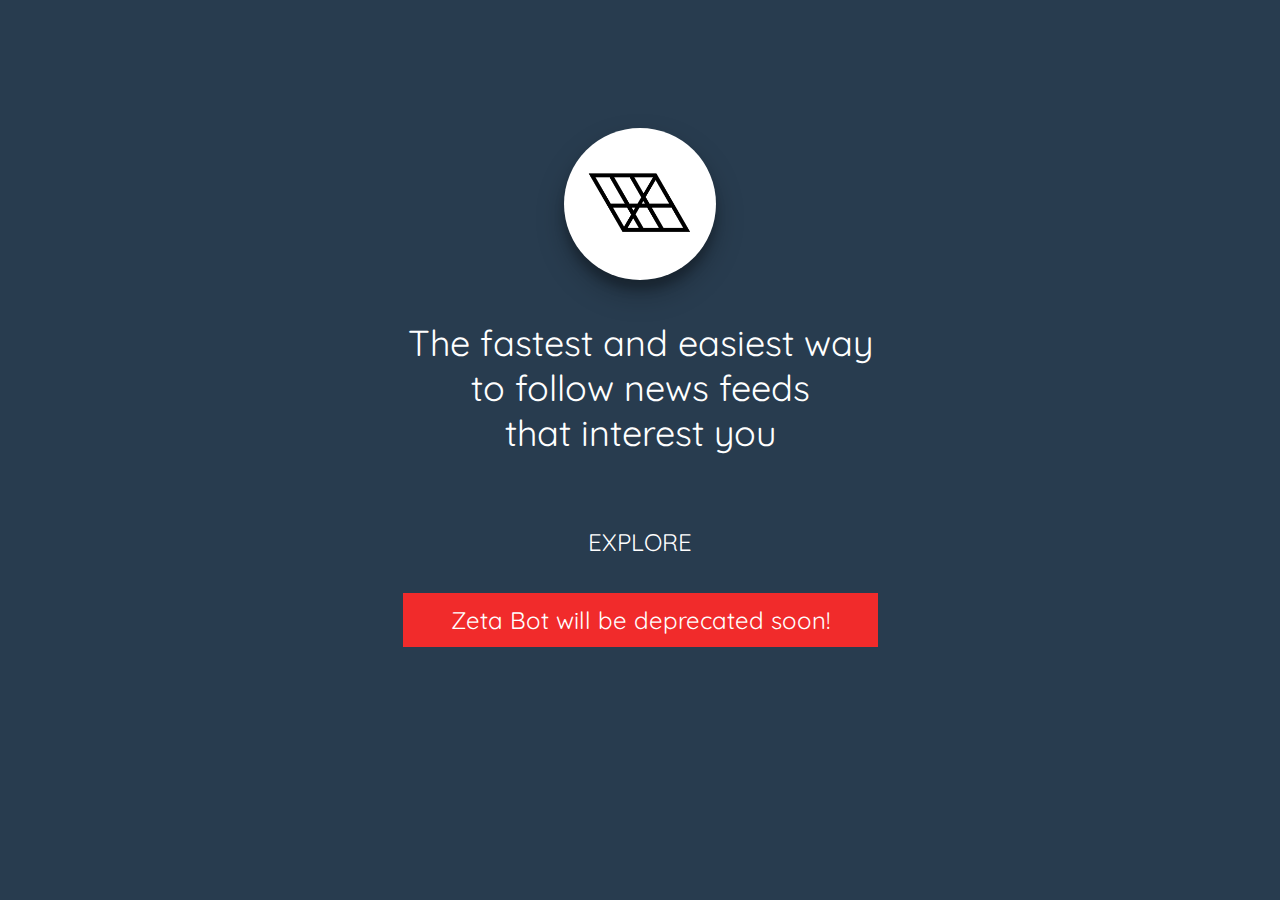
<file: index.html>
<!DOCTYPE html>
<html>
    <head>
        <meta charset="utf-8">
        <title>Zeta</title>
        <link rel="icon" href="./logos/ZETA-FULL-TRANSPARENT.png"/>
        <meta name="viewport" content="width=device-width" initial-scale="1"/>
        <script src="https://ajax.googleapis.com/ajax/libs/jquery/3.3.1/jquery.min.js"></script>
        <script src="./index.js"></script>
        <link href="https://fonts.googleapis.com/css?family=Quicksand" rel="stylesheet"/>
        <link rel="stylesheet" href="index.css">
    </head>
    <body>
        <div class="home">
            <div class="logo">
                <div class="intro-img"><img src="logos/ZETA-FULL-TRANSPARENT.png" draggable="false"></div>
            </div>
            <div class="intro-slogan">The fastest and easiest way<br/> to follow news feeds<br/> that interest you</div>
            <div class="button">
                <div class="explore-button">EXPLORE</div>
            </div>
            <div class="deprecate">
                <div class="deprecate-content">Zeta Bot will be deprecated soon!</div>
            </div>
        </div>
        <div class="pages">
            <div class="menu">
                <div class="about">About Zeta</div>
                <div class="changelog">
                    <div class="menu-title"></div>
                    <div class="menu-content"></div>
                </div>
                <div class="commands">Commands</div>
                <div class="news">News Source</div>
                <div class="contribute">Contribute</div>
                <div class="contact">Contact</div>
                <div class="features">Features</div>
                <div class="prerequisites">Prerequisites</div>
                <div class="link">
                    <a href="https://discordapp.com/api/oauth2/authorize?client_id=414604992163610646&permissions=2048&scope=bot" target="_blank"><img src="img/AuthButton.png" draggable="false"></a>
                </div>
            </div>
        </div>
    </body>
</html>
</file>
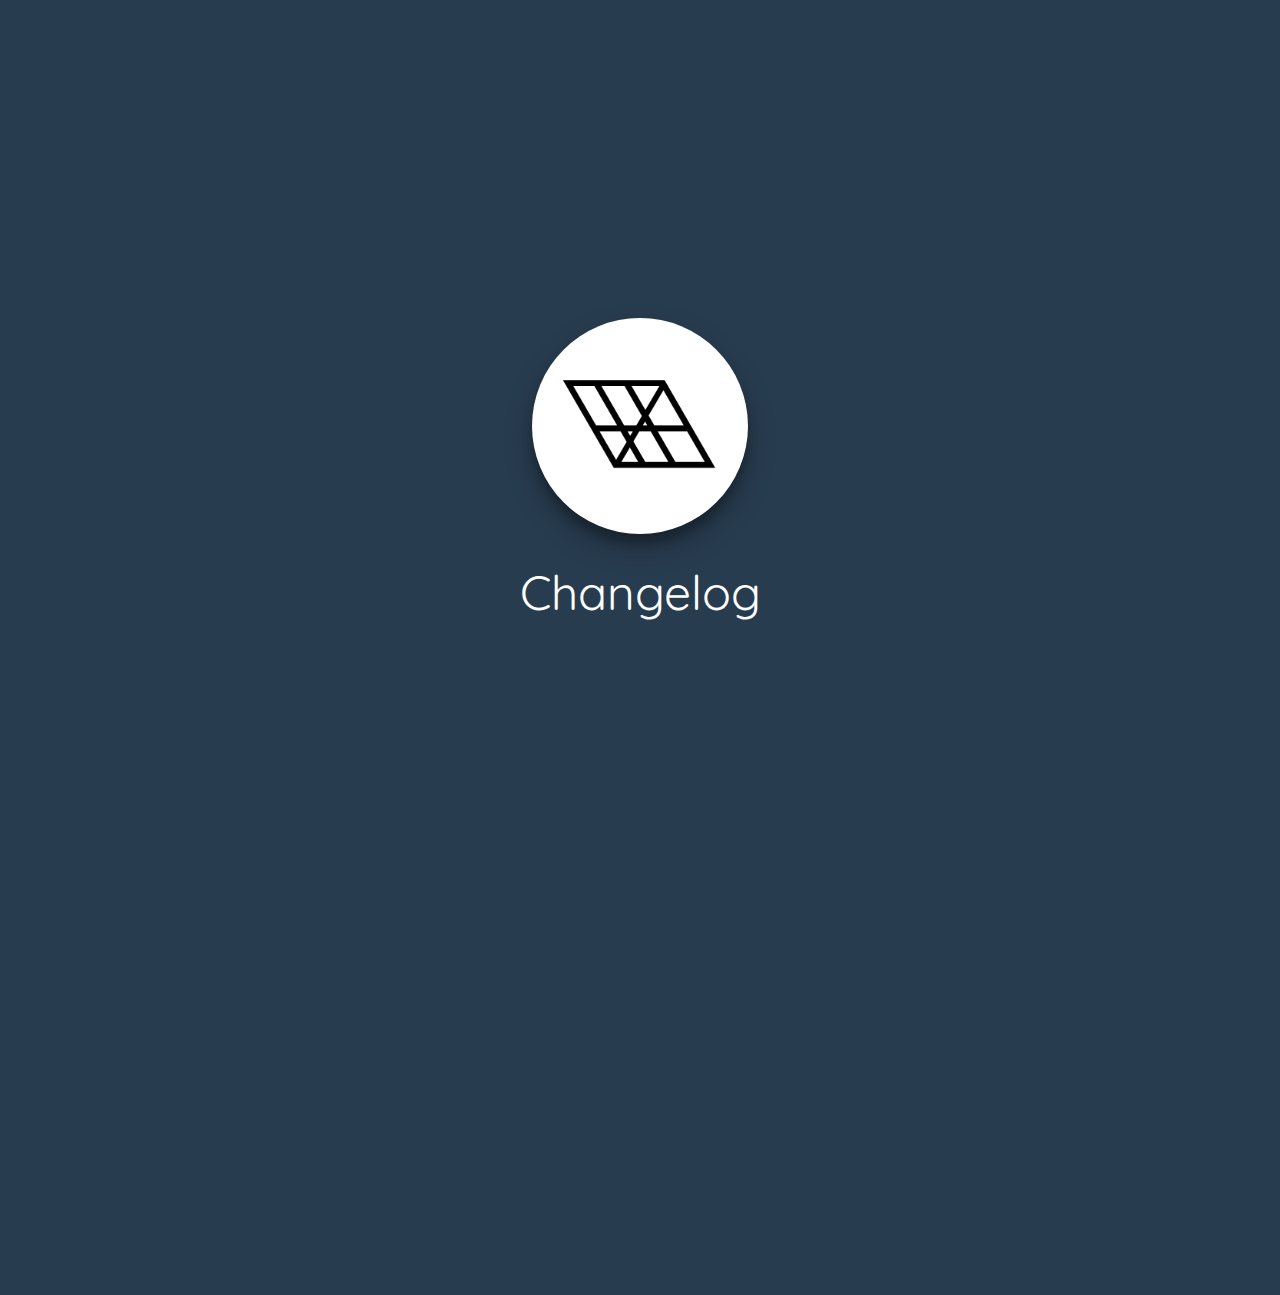
<file: changelog/index.html>
<!DOCTYPE html>
<html>
    <head>
        <meta charset="utf-8">
        <title>Changelog</title>
        <link rel="icon" href="../logos/ZETA-FULL-TRANSPARENT.png"/>
        <link rel="stylesheet" href="../css/global.css"/>
        <meta name="viewport" content="width=device-width" initial-scale="1"/>
        <script src="https://ajax.googleapis.com/ajax/libs/jquery/3.3.1/jquery.min.js"></script>
        <script src="../script/global.js"></script>
        <link href="https://fonts.googleapis.com/css?family=Quicksand" rel="stylesheet"/>
        <script src="changelog.js"></script>
        <link rel="stylesheet" href="./changelog.css"/>
    </head>
    <body>
        <div class="navigation-bar">
            <div class="desktop">
                <a href="../about/"><span class="n1">About</span></a>
                <span class="dot1">|</span>
                <a href="../changelog/"><span class="n2">Changelog</span></a>
                <span class="dot2">|</span>
                <a href="../commands/"><span class="n3">Commands</span></a>
                <span class="dot3">|</span>
                <a href="../newssource/"><span class="n4">News Source</span></a>
                <span class="dot4">|</span>
                <div class="br"><br/></div>
                <a href="../contribute/"><span class="n5">Contribute</span></a>
                <span class="dot5">|</span>
                <a href="../contact"><span class="n6">Contact</span></a>
                <span class="dot6">|</span>
                <a href="../features/"><span class="n7">Features</span></a>
                <span class="dot7">|</span>
                <a href="../prerequisites/"><span class="n8">Prerequisites</span></a>
            </div>
            <div class="mobile">
                <a href="../?explore=true"><div class="explore">EXPLORE</div></a>
            </div>
        </div>
        <div class="header">
            <div class="h1"><img src="../logos/ZETA-FULL-TRANSPARENT.png" draggable="false"></div>
            <div class="h2">Changelog</div>
        </div>
        <div class="content">
            <div class="c1"></div>
            <div class="c">Changelog: </div>
            <div class="c2"></div>
        </div>
        <div class="footer">
            <div class="fl">
                <img src="../logos/ZETA-COVER-TRANSPARENT.png">
            </div>
            <span class="f1">
                Bot Repo:
                <a href="https://github.com/genesis331/zeta-bot" target="_blank"><img src="../img/mark-github.svg"/></a>
            </span>
            <span class="f1">
                Web Repo:
                <a href="https://github.com/genesis331/zeta-web" target="_blank"><img src="../img/mark-github.svg"/></a>
            </span>
        </div>
    </body>
</html>
</file>
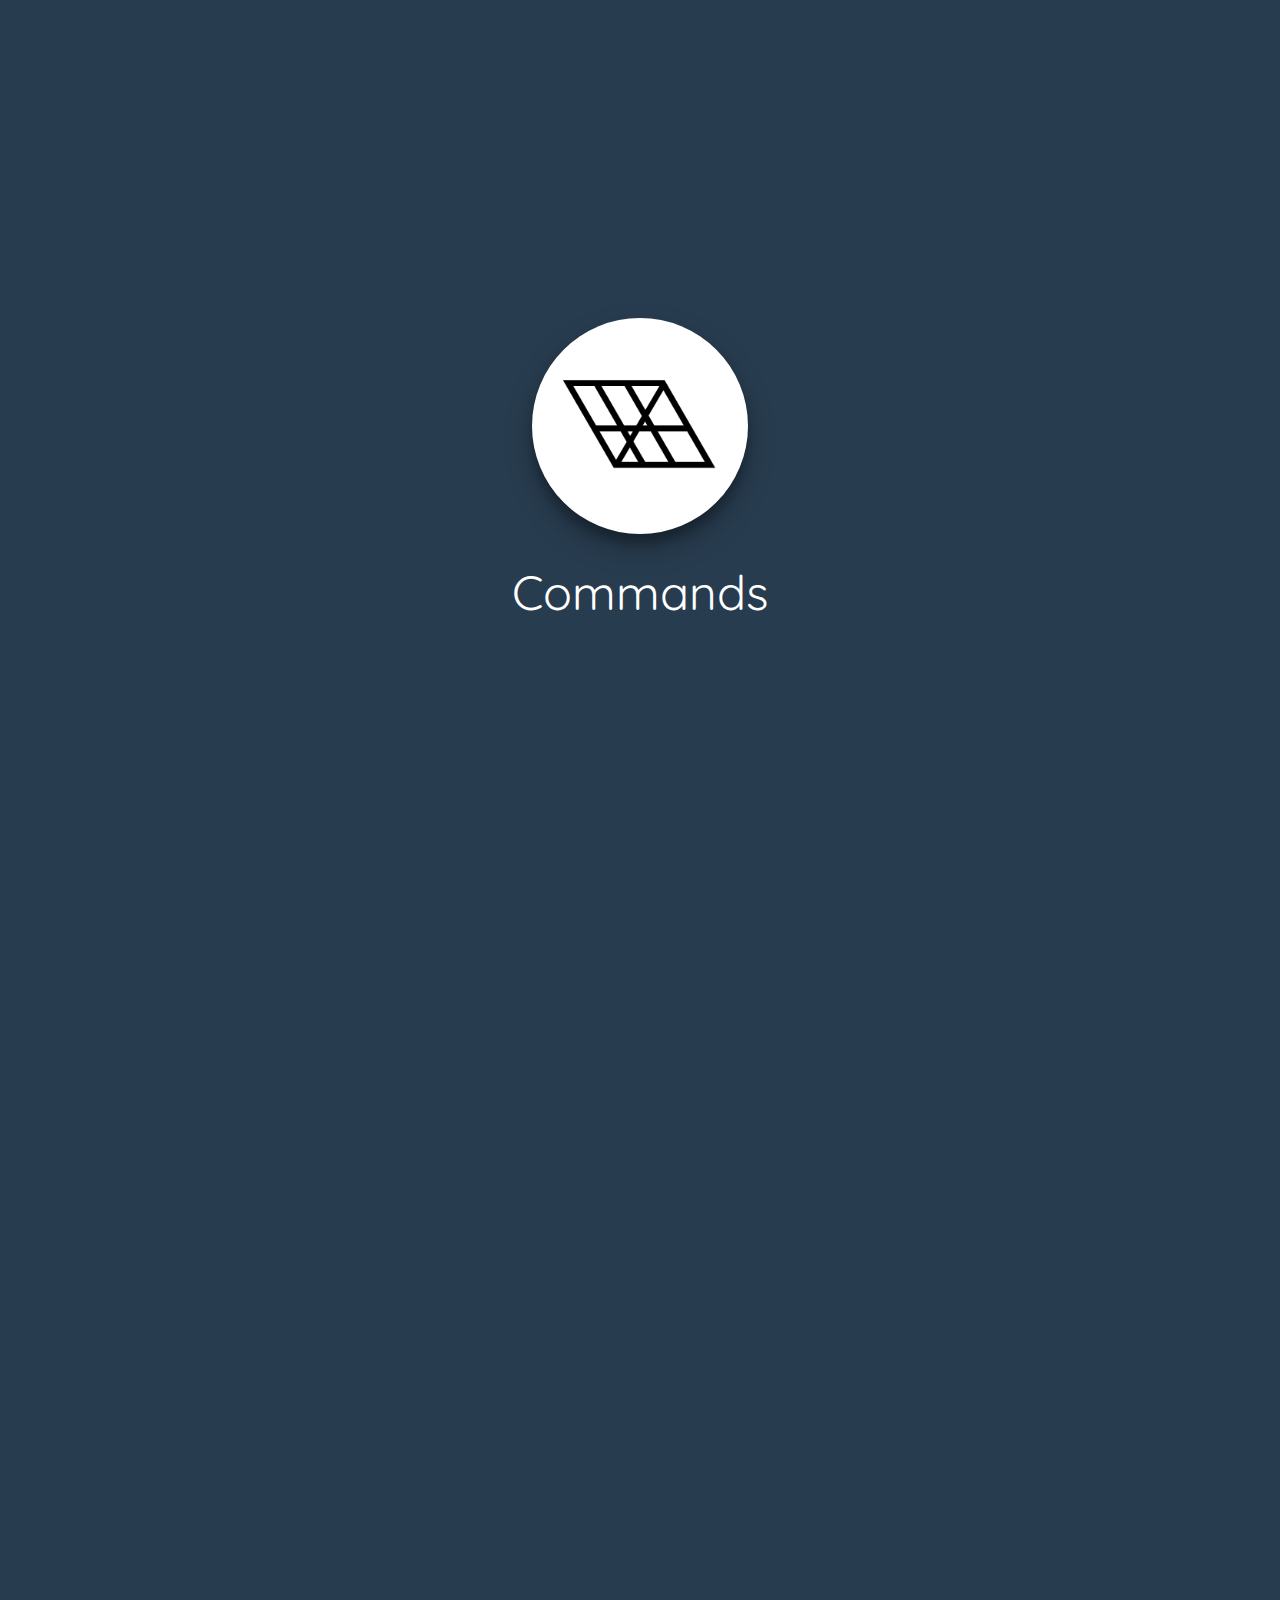
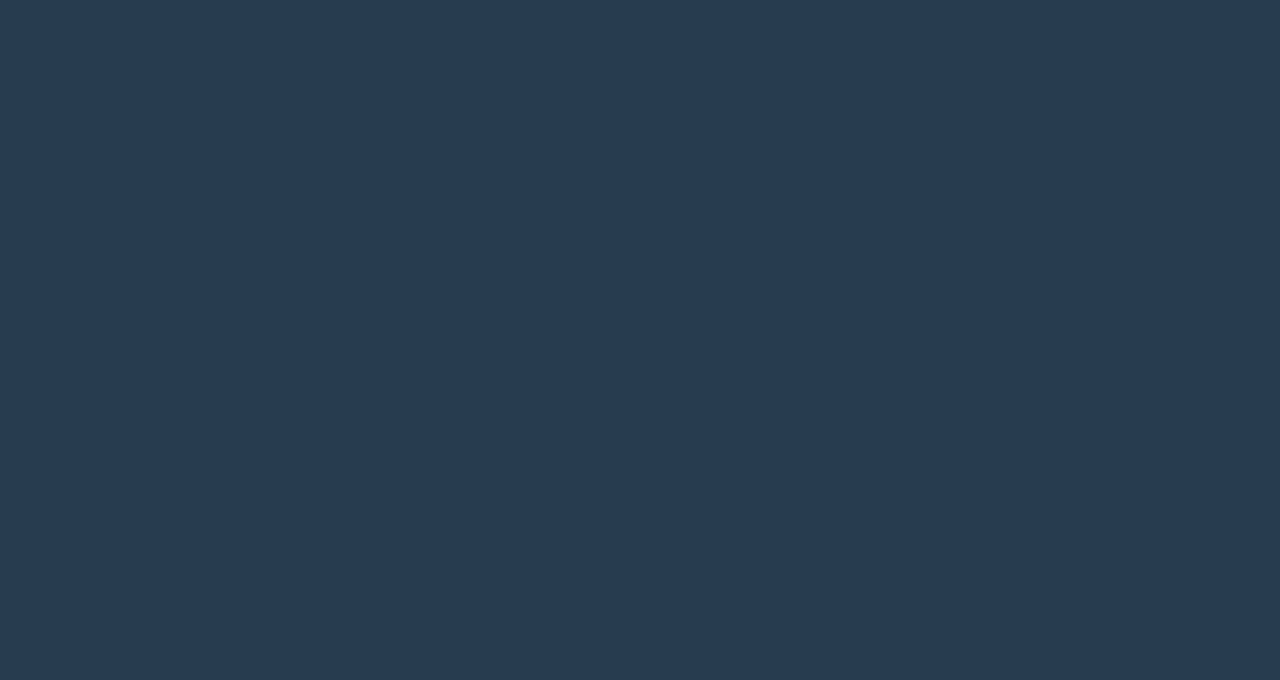
<file: commands/index.html>
<!DOCTYPE html>
<html>
    <head>
        <meta charset="utf-8">
        <title>Commands</title>
        <script src="https://ajax.googleapis.com/ajax/libs/jquery/3.3.1/jquery.min.js"></script>
        <link rel="icon" href="../logos/ZETA-FULL-TRANSPARENT.png"/>
        <link rel="stylesheet" href="../css/global.css"/>
        <meta name="viewport" content="width=device-width" initial-scale="1"/>
        <script src="../script/global.js"></script>
        <link href="https://fonts.googleapis.com/css?family=Quicksand" rel="stylesheet"/>
        <script src="commands.js"></script>
        <link rel="stylesheet" href="./commands.css"/>
    </head>
    <body>
        <div class="navigation-bar">
            <div class="desktop">
                <a href="../about/"><span class="n1">About</span></a>
                <span class="dot1">|</span>
                <a href="../changelog/"><span class="n2">Changelog</span></a>
                <span class="dot2">|</span>
                <a href="../commands/"><span class="n3">Commands</span></a>
                <span class="dot3">|</span>
                <a href="../newssource/"><span class="n4">News Source</span></a>
                <span class="dot4">|</span>
                <div class="br"><br/></div>
                <a href="../contribute/"><span class="n5">Contribute</span></a>
                <span class="dot5">|</span>
                <a href="../contact"><span class="n6">Contact</span></a>
                <span class="dot6">|</span>
                <a href="../features/"><span class="n7">Features</span></a>
                <span class="dot7">|</span>
                <a href="../prerequisites/"><span class="n8">Prerequisites</span></a>
            </div>
            <div class="mobile">
                <a href="../?explore=true"><div class="explore">EXPLORE</div></a>
            </div>
        </div>
        <div class="header">
            <div class="h1"><img src="../logos/ZETA-FULL-TRANSPARENT.png" draggable="false"></div>
            <div class="h2">Commands</div>
        </div>
        <div class="content">
        </div>
        <div class="footer">
            <div class="fl">
                <img src="../logos/ZETA-COVER-TRANSPARENT.png">
            </div>
            <span class="f1">
                Bot Repo:
                <a href="https://github.com/genesis331/zeta-bot" target="_blank"><img src="../img/mark-github.svg"/></a>
            </span>
            <span class="f1">
                Web Repo:
                <a href="https://github.com/genesis331/zeta-web" target="_blank"><img src="../img/mark-github.svg"/></a>
            </span>
        </div>
    </body>
</html>
</file>
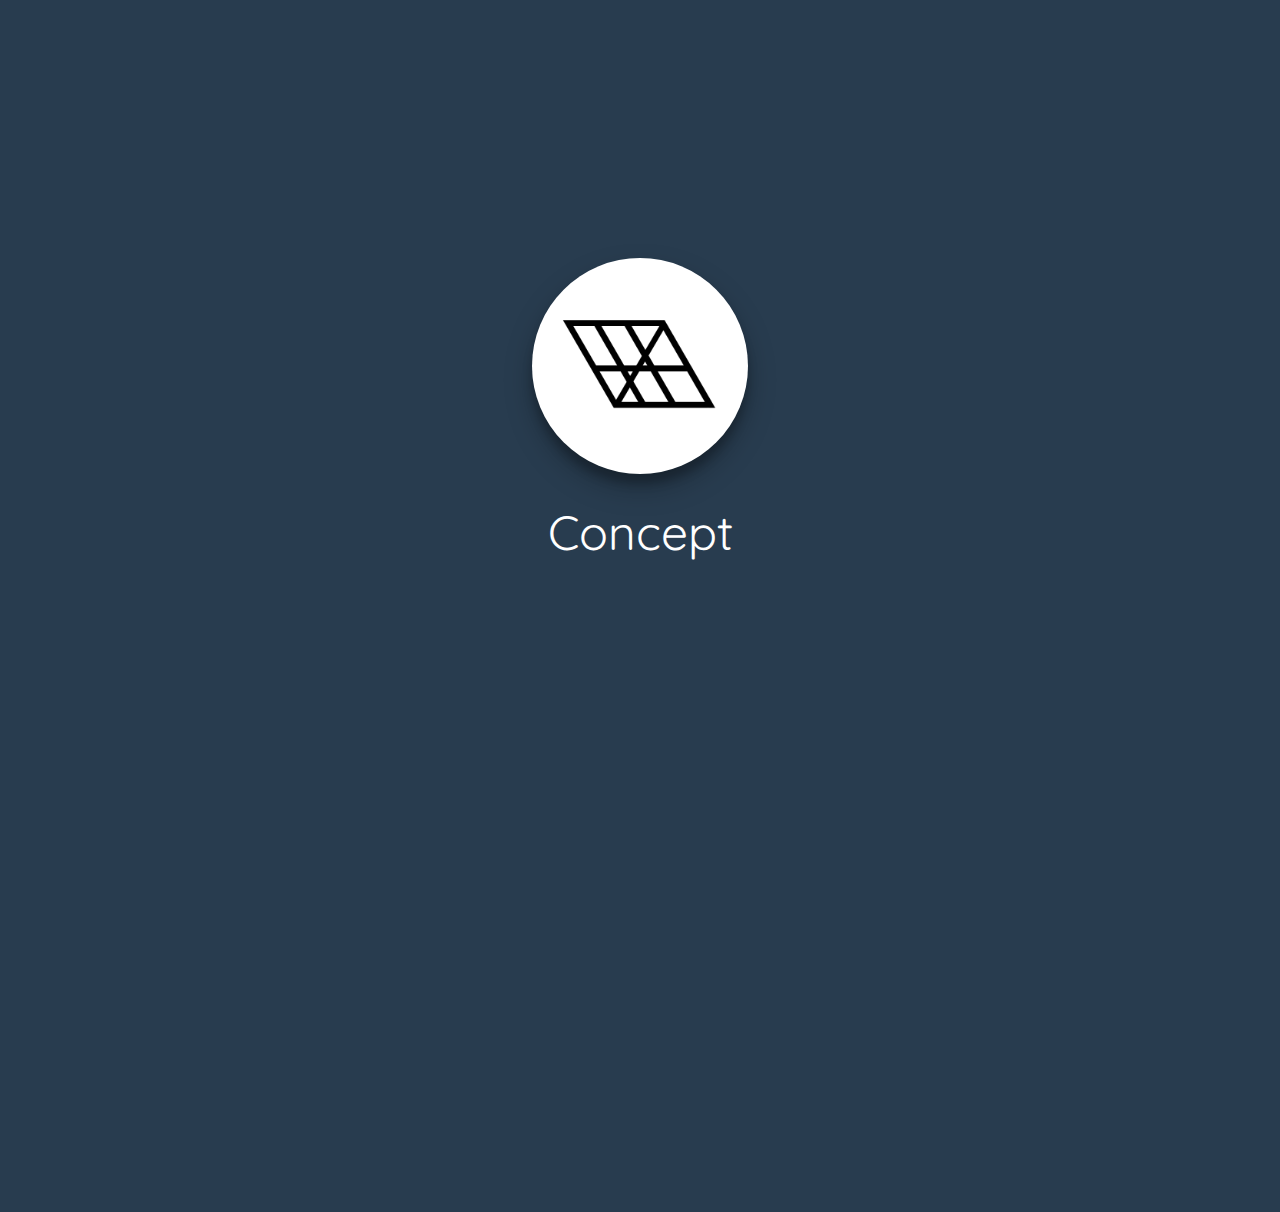
<file: concept/index.html>
<!DOCTYPE html>
<html>
    <head>
        <meta charset="utf-8">
        <title>Concept</title>
        <link rel="icon" href="../logos/ZETA-FULL-TRANSPARENT.png"/>
        <link rel="stylesheet" href="../css/global.css"/>
        <meta name="viewport" content="width=device-width" initial-scale="1"/>
        <script src="https://ajax.googleapis.com/ajax/libs/jquery/3.3.1/jquery.min.js"></script>
        <script src="../script/global.js"></script>
        <link href="https://fonts.googleapis.com/css?family=Quicksand" rel="stylesheet"/>
        <script src="concept.js"></script>
        <link rel="stylesheet" href="./concept.css"/>
    </head>
    <body>
        <div class="navigation-bar">
            <div class="desktop">
                <a href="../about/"><span class="n1">About</span></a>
                <span class="dot1">|</span>
                <a href="../changelog/"><span class="n2">Changelog</span></a>
                <span class="dot2">|</span>
                <a href="../commands/"><span class="n3">Commands</span></a>
                <span class="dot3">|</span>
                <a href="../newssource/"><span class="n4">News Source</span></a>
                <span class="dot4">|</span>
                <a href="../concept/"><span class="n5">Concept</span></a>
                <span class="dot5">|</span>
                <a href="../contact"><span class="n6">Contact</span></a>
                <span class="dot6">|</span>
                <a href="../features/"><span class="n7">Features</span></a>
                <span class="dot7">|</span>
                <a href="../prerequisites/"><span class="n8">Prerequisites</span></a>
            </div>
            <div class="mobile">
                <div class="explore" onclick="closeTab();">EXPLORE</div>
            </div>
        </div>
        <div class="header">
            <div class="h1"><img src="../logos/ZETA-FULL-TRANSPARENT.png" draggable="false"></div>
            <div class="h2">Concept</div>
        </div>
        <div class="content">&nbsp;</div>
        <div class="footer">
            <div class="fl">
                <img src="../logos/ZETA-COVER-TRANSPARENT.png">
            </div>
            <span class="f1">
                Bot Repo:
                <a href="https://github.com/genesis331/zeta-bot" target="_blank"><img src="../img/GITHUB.png"/></a>
            </span>
            <span class="f1">
                Web Repo:
                <a href="https://github.com/genesis331/zeta-web" target="_blank"><img src="../img/GITHUB.png"/></a>
            </span>
        </div>
    </body>
</html>
</file>
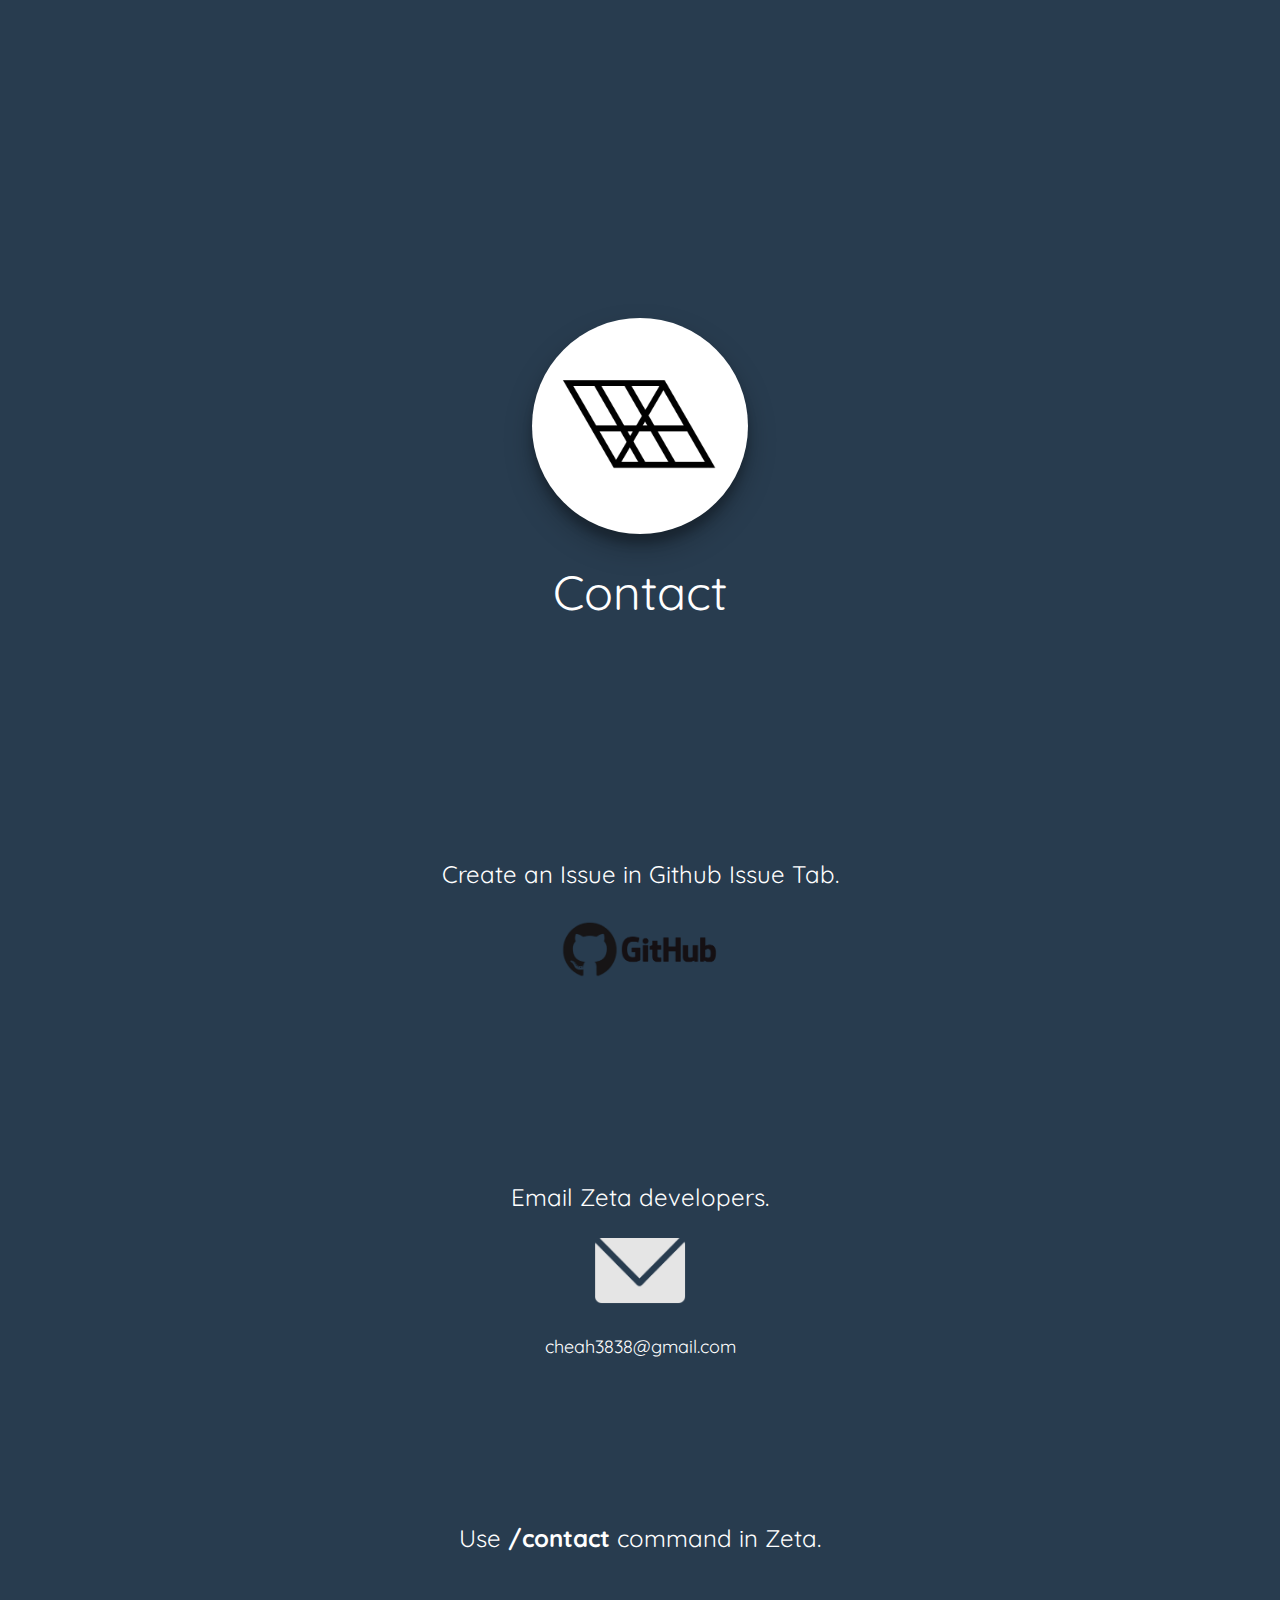
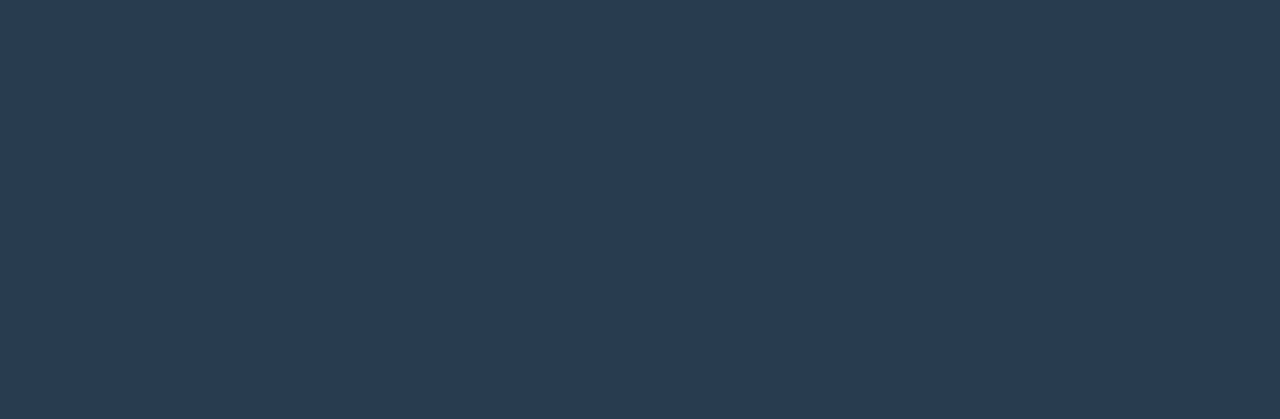
<file: contact/index.html>
<!DOCTYPE html>
<html>
    <head>
        <meta charset="utf-8">
        <title>Contact</title>
        <link rel="icon" href="../logos/ZETA-FULL-TRANSPARENT.png"/>
        <link rel="stylesheet" href="../css/global.css"/>
        <meta name="viewport" content="width=device-width" initial-scale="1"/>
        <script src="https://ajax.googleapis.com/ajax/libs/jquery/3.3.1/jquery.min.js"></script>
        <script src="../script/global.js"></script>
        <link href="https://fonts.googleapis.com/css?family=Quicksand" rel="stylesheet"/>
        <script src="contact.js"></script>
        <link rel="stylesheet" href="./contact.css"/>
    </head>
    <body>
        <div class="navigation-bar">
            <div class="desktop">
                <a href="../about/"><span class="n1">About</span></a>
                <span class="dot1">|</span>
                <a href="../changelog/"><span class="n2">Changelog</span></a>
                <span class="dot2">|</span>
                <a href="../commands/"><span class="n3">Commands</span></a>
                <span class="dot3">|</span>
                <a href="../newssource/"><span class="n4">News Source</span></a>
                <span class="dot4">|</span>
                <div class="br"><br/></div>
                <a href="../contribute/"><span class="n5">Contribute</span></a>
                <span class="dot5">|</span>
                <a href="../contact"><span class="n6">Contact</span></a>
                <span class="dot6">|</span>
                <a href="../features/"><span class="n7">Features</span></a>
                <span class="dot7">|</span>
                <a href="../prerequisites/"><span class="n8">Prerequisites</span></a>
            </div>
            <div class="mobile">
                <a href="../?explore=true"><div class="explore">EXPLORE</div></a>
            </div>
        </div>
        <div class="header">
            <div class="h1"><img src="../logos/ZETA-FULL-TRANSPARENT.png" draggable="false"></div>
            <div class="h2">Contact</div>
        </div>
        <div class="content">
            <div class="title">
                Found an error? Or have a suggestion?
            </div>
            <div class="c1">
                Create an Issue in Github Issue Tab.
                <div class="c1i">
                    <a href="https://github.com/genesis331/zeta-bot/issues" target="_blank"><img src="../img/GITHUB.png"/></a>
                </div>
            </div>
            <div class="or">
                OR
            </div>
            <div class="c2">
                Email Zeta developers.
                <div class="c2i">
                    <img src="../img/MAIL.PNG"/>
                </div>
                <div class="c2c">
                    cheah3838@gmail.com
                </div>
            </div>
            <div class="or">
                OR
            </div>
            <div class="c3">
                Use <b>/contact</b> command in Zeta.
            </div>
        </div>
        <div class="footer">
            <div class="fl">
                <img src="../logos/ZETA-COVER-TRANSPARENT.png">
            </div>
            <span class="f1">
                Bot Repo:
                <a href="https://github.com/genesis331/zeta-bot" target="_blank"><img src="../img/mark-github.svg"/></a>
            </span>
            <span class="f1">
                Web Repo:
                <a href="https://github.com/genesis331/zeta-web" target="_blank"><img src="../img/mark-github.svg"/></a>
            </span>
        </div>
    </body>
</html>
</file>
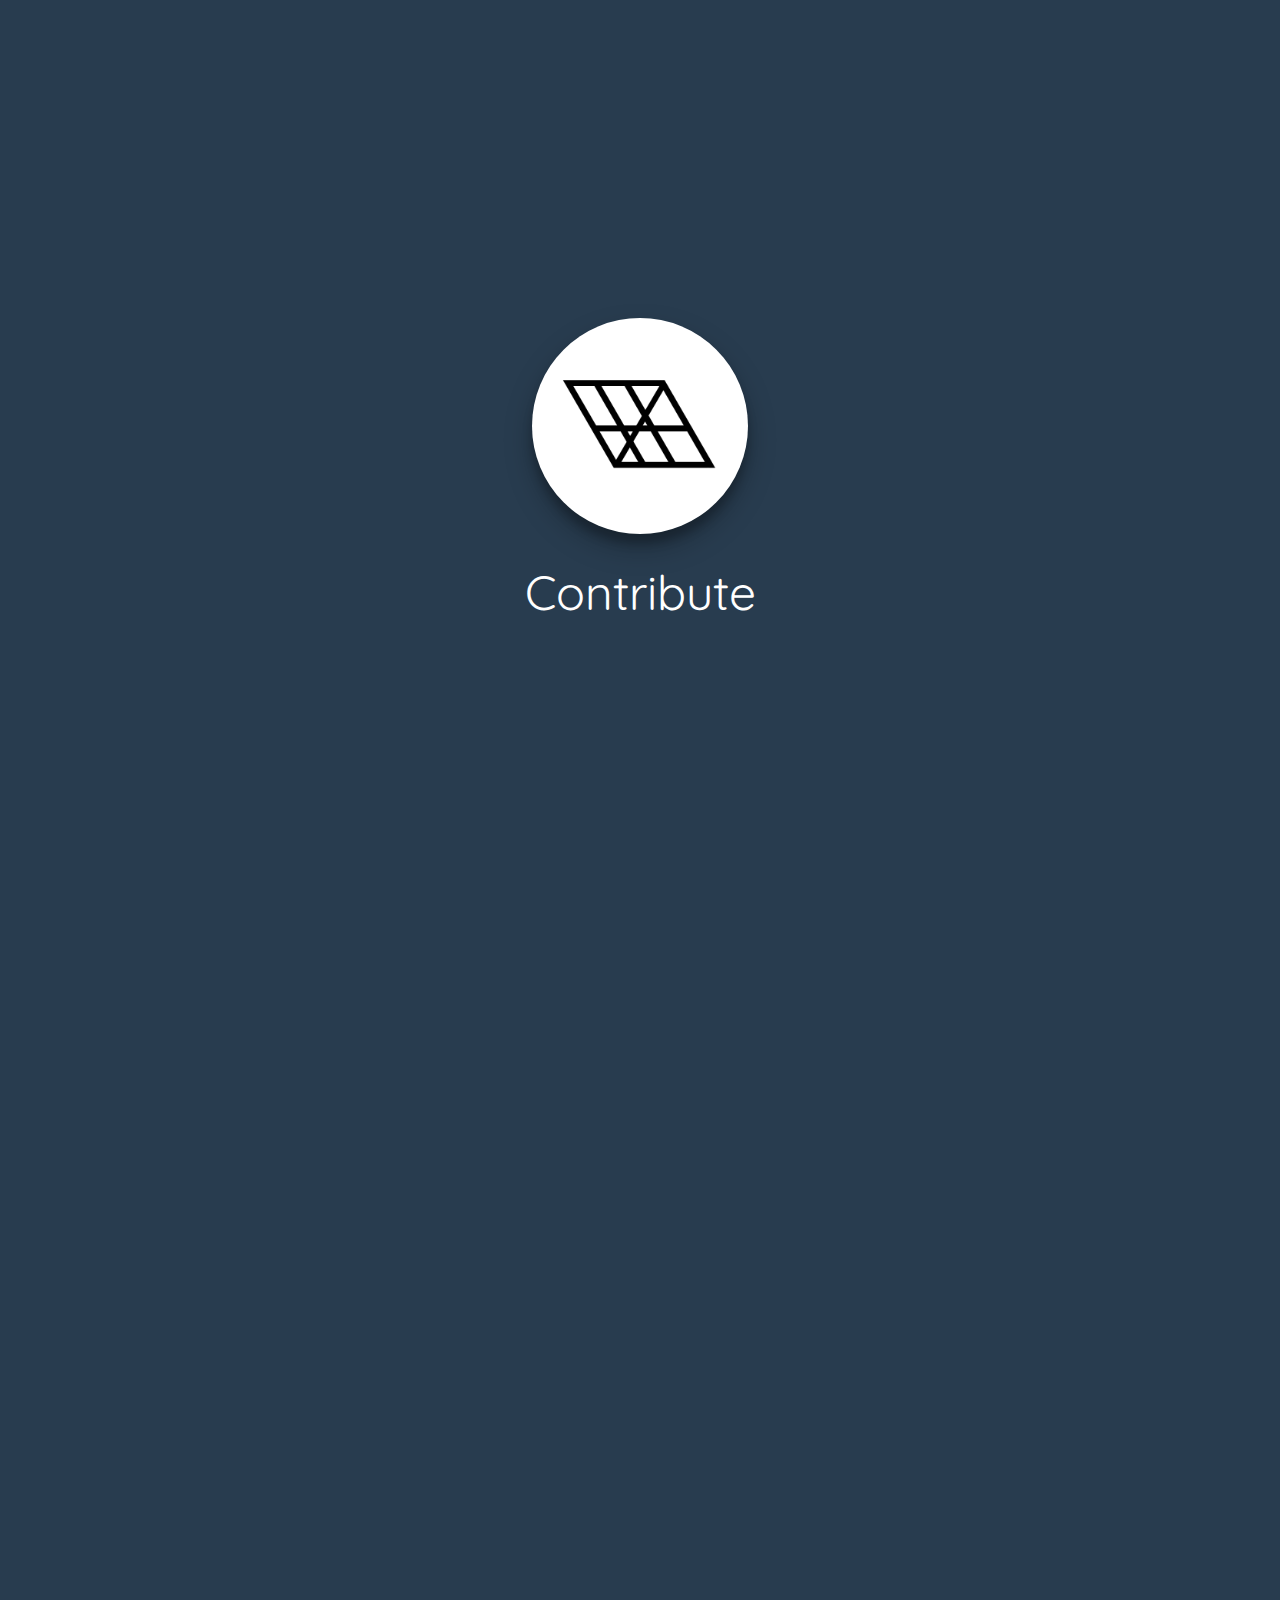
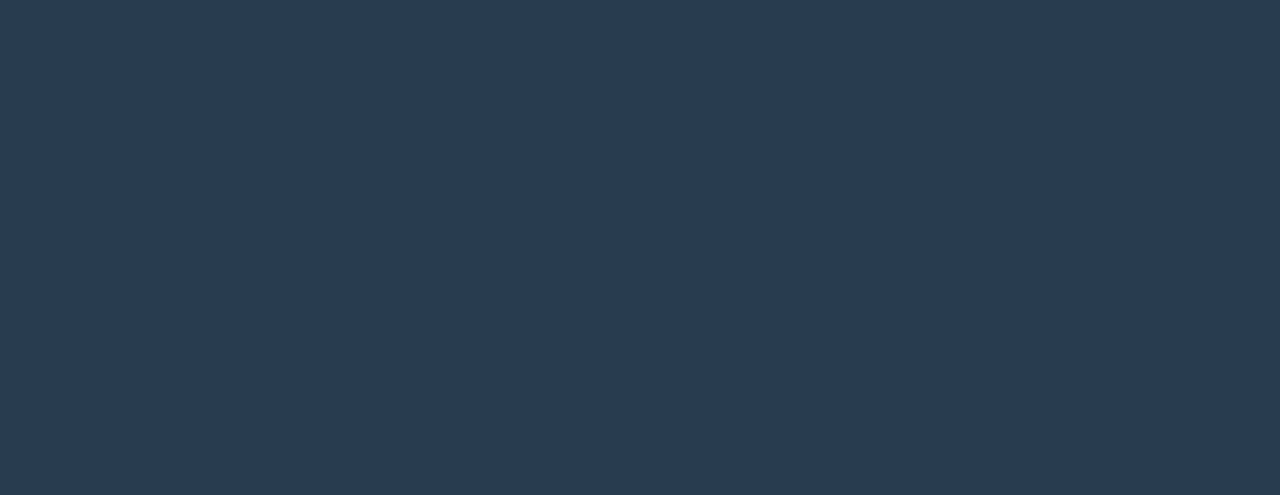
<file: contribute/index.html>
<!DOCTYPE html>
<html>
    <head>
        <meta charset="utf-8">
        <title>Contribute</title>
        <link rel="icon" href="../logos/ZETA-FULL-TRANSPARENT.png"/>
        <link rel="stylesheet" href="../css/global.css"/>
        <meta name="viewport" content="width=device-width" initial-scale="1"/>
        <script src="https://ajax.googleapis.com/ajax/libs/jquery/3.3.1/jquery.min.js"></script>
        <script src="../script/global.js"></script>
        <link href="https://fonts.googleapis.com/css?family=Quicksand" rel="stylesheet"/>
        <script src="contribute.js"></script>
        <link rel="stylesheet" href="./contribute.css"/>
    </head>
    <body>
        <div class="navigation-bar">
            <div class="desktop">
                <a href="../about/"><span class="n1">About</span></a>
                <span class="dot1">|</span>
                <a href="../changelog/"><span class="n2">Changelog</span></a>
                <span class="dot2">|</span>
                <a href="../commands/"><span class="n3">Commands</span></a>
                <span class="dot3">|</span>
                <a href="../newssource/"><span class="n4">News Source</span></a>
                <span class="dot4">|</span>
                <div class="br"><br/></div>
                <a href="../concept/"><span class="n5">Contribute</span></a>
                <span class="dot5">|</span>
                <a href="../contact"><span class="n6">Contact</span></a>
                <span class="dot6">|</span>
                <a href="../features/"><span class="n7">Features</span></a>
                <span class="dot7">|</span>
                <a href="../prerequisites/"><span class="n8">Prerequisites</span></a>
            </div>
            <div class="mobile">
                <a href="../?explore=true"><div class="explore">EXPLORE</div></a>
            </div>
        </div>
        <div class="header">
            <div class="h1"><img src="../logos/ZETA-FULL-TRANSPARENT.png" draggable="false"></div>
            <div class="h2">Contribute</div>
        </div>
        <div class="content">
            <div class="title">
                <div class="t1">
                    So, you've decided you want to contribute to Zeta. Awesome!
                </div>
                <div class="t2">
                    This page will give you a quick overview of what you can do to contribute.
                </div>
            </div>
            <div class="c1">
                <b>Source code</b><span class="tag">Javascript</span><span class="tag">Node.js</span>
                <div class="c1c">
                    Want to add a useful feature to Zeta? Want to fix a bug? Feel free to check the following links:
                    <ul>
                        <li><a class="ll" href="sourcecode/">Get Started on Zeta Development</a></li>
                        <li><a class="ll" href="https://github.com/genesis331/zeta-bot/issues">See available Issues in Github</a></li>
                    </ul>
                </div>
            </div>
            <div class="c2">
                <b>News Sources</b><span class="tag">Javascript</span><span class="tag">JSON</span>
                <div class="c2c">
                    Found something missing from Zeta? Then <a class="ll" href="newssource/">this guide</a> is for you!
                </div>
            </div>
            <div class="c3">
                <b>Zeta Website</b><span class="tag">HTML</span><span class="tag">CSS</span><span class="tag">Javascript</span>
                <div class="c3c">
                    You can also help to make this website a place where all useful information can be easily found. Click <a class="ll" href="website/">here</a> to find out how!
                </div>
            </div>
            <div class="c4">
                <b>Editor's Note:</b>
                <div class="c4c">
                    To contribute to Zeta development, you need to have those required programming knowledge. But no worries! If you don't know about programming, feel free to <a class="ll" href="../contact/">contact the Zeta developers</a>.
                </div>
            </div>
        </div>
        <div class="footer">
            <div class="fl">
                <img src="../logos/ZETA-COVER-TRANSPARENT.png">
            </div>
            <span class="f1">
                Bot Repo:
                <a href="https://github.com/genesis331/zeta-bot" target="_blank"><img src="../img/mark-github.svg"/></a>
            </span>
            <span class="f1">
                Web Repo:
                <a href="https://github.com/genesis331/zeta-web" target="_blank"><img src="../img/mark-github.svg"/></a>
            </span>
        </div>
    </body>
</html>
</file>
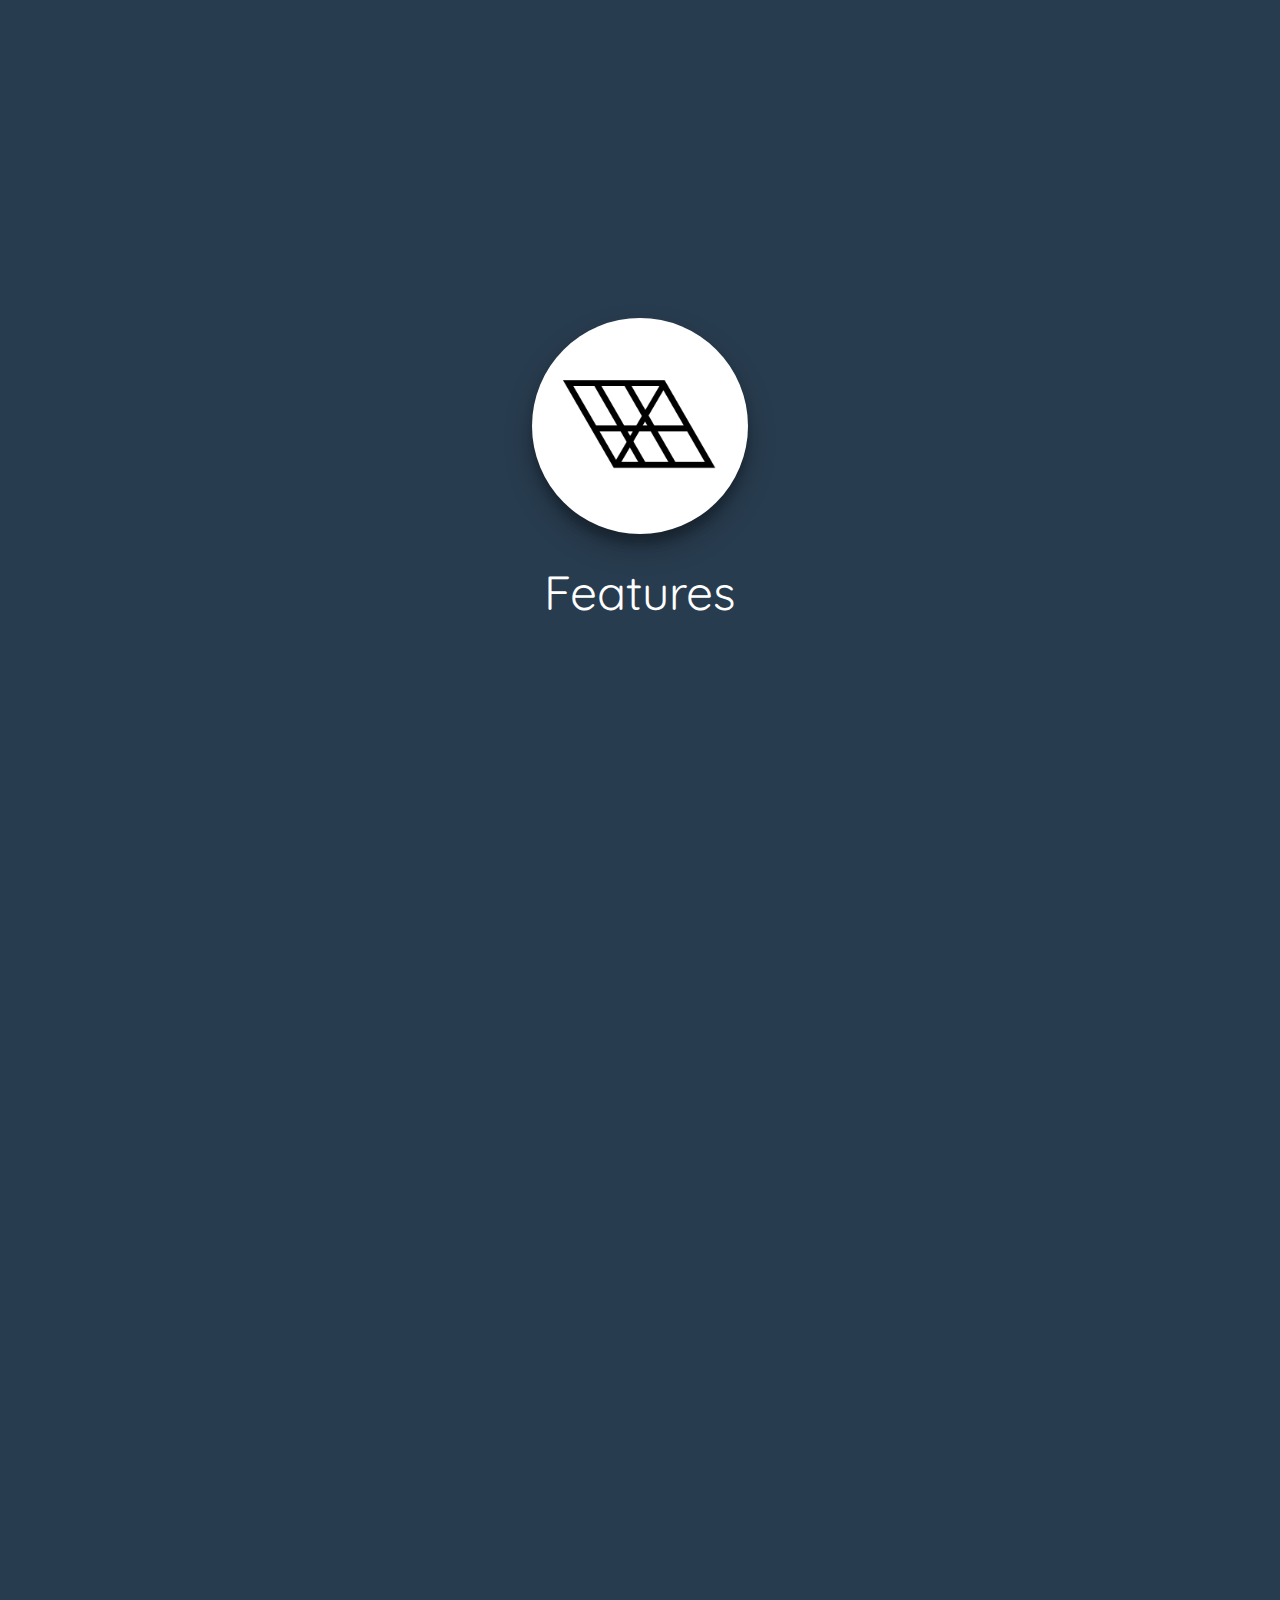
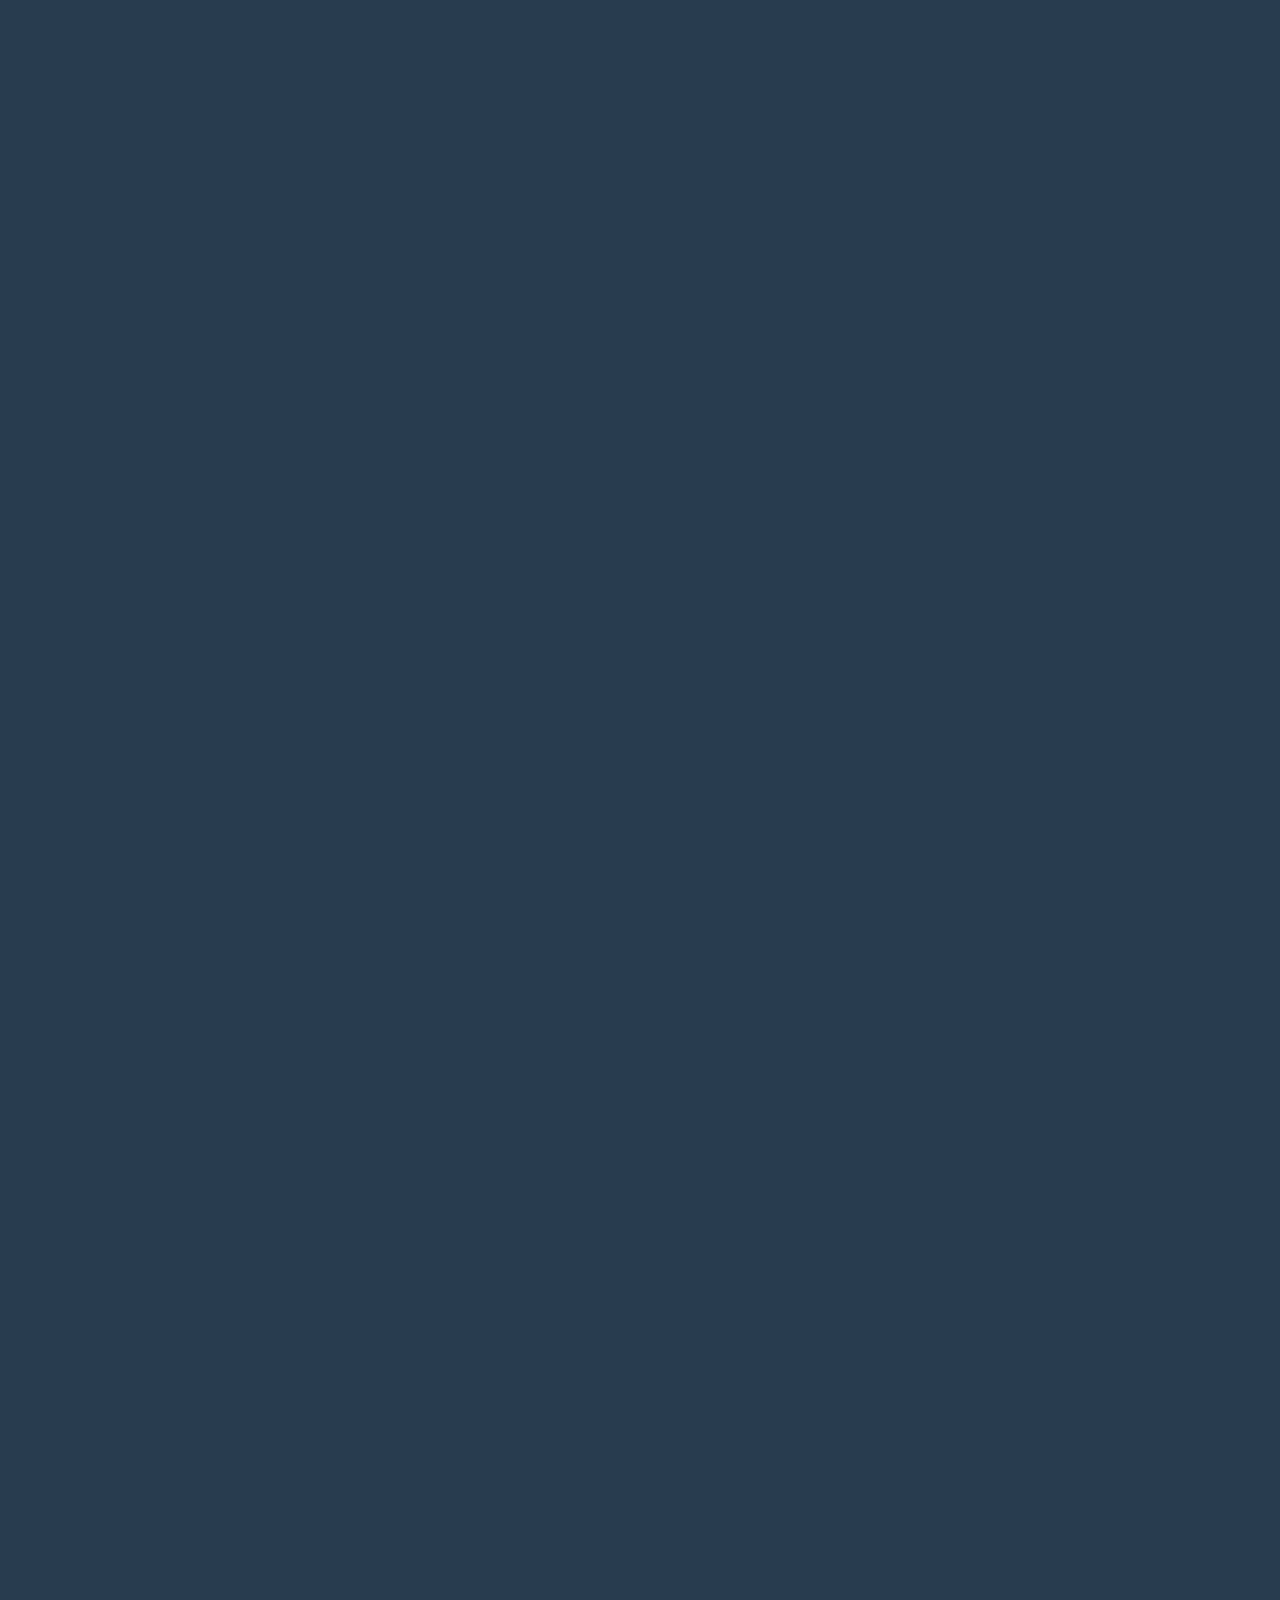
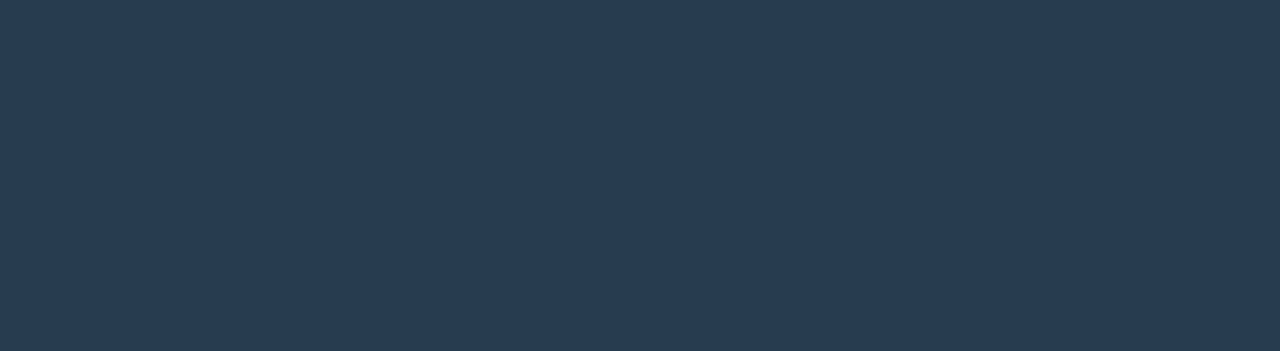
<file: features/index.html>
<!DOCTYPE html>
<html>
    <head>
        <meta charset="utf-8">
        <title>Features</title>
        <link rel="icon" href="../logos/ZETA-FULL-TRANSPARENT.png"/>
        <link rel="stylesheet" href="../css/global.css"/>
        <meta name="viewport" content="width=device-width" initial-scale="1"/>
        <script src="https://ajax.googleapis.com/ajax/libs/jquery/3.3.1/jquery.min.js"></script>
        <script src="../script/global.js"></script>
        <link href="https://fonts.googleapis.com/css?family=Quicksand" rel="stylesheet"/>
        <script src="features.js"></script>
        <link rel="stylesheet" href="./features.css"/>
    </head>
    <body>
        <div class="navigation-bar">
            <div class="desktop">
                <a href="../about/"><span class="n1">About</span></a>
                <span class="dot1">|</span>
                <a href="../changelog/"><span class="n2">Changelog</span></a>
                <span class="dot2">|</span>
                <a href="../commands/"><span class="n3">Commands</span></a>
                <span class="dot3">|</span>
                <a href="../newssource/"><span class="n4">News Source</span></a>
                <span class="dot4">|</span>
                <div class="br"><br/></div>
                <a href="../contribute/"><span class="n5">Contribute</span></a>
                <span class="dot5">|</span>
                <a href="../contact"><span class="n6">Contact</span></a>
                <span class="dot6">|</span>
                <a href="../features/"><span class="n7">Features</span></a>
                <span class="dot7">|</span>
                <a href="../prerequisites/"><span class="n8">Prerequisites</span></a>
            </div>
            <div class="mobile">
                <a href="../?explore=true"><div class="explore">EXPLORE</div></a>
            </div>
        </div>
        <div class="header">
            <div class="h1"><img src="../logos/ZETA-FULL-TRANSPARENT.png" draggable="false"></div>
            <div class="h2">Features</div>
        </div>
        <div class="content">
            <div class="title">What makes Zeta so special?</div>
            <div class="c1">
                AT THE SPEED<br/> OF LIGHT
                <div class="cc"><img src="../img/3C2.png" draggable="false"/></div>
            </div>
            <div class="c2">
                ALWAYS THERE<br/> FOR YOU
                <div class="cc"><img src="../img/3C6.png" draggable="false"/></div>
            </div>
            <div class="c3">
                SECURITY<br/> AT ITS BEST
                <div class="cc"><img src="../img/3C1.png" draggable="false"/></div>
            </div>
            <div class="c4">
                BRINGING YOU<br/> ALL THE LATEST NEWS
                <div class="cc"><img src="../img/3C4.png" draggable="false"/></div>
            </div>
            <div class="c5">
                POWERED BY<br/> POPULAR NEWS SOURCES
                <div class="cc"><img src="../img/3C3.png" draggable="false"/></div>
            </div>
            <div class="c6">
                COMPLETELY<br/> OPEN SOURCE
                <div class="cc"><img src="../img/3C5.png" draggable="false"/></div>
            </div>
        </div>
        <div class="footer">
            <div class="fl">
                <img src="../logos/ZETA-COVER-TRANSPARENT.png">
            </div>
            <span class="f1">
                Bot Repo:
                <a href="https://github.com/genesis331/zeta-bot" target="_blank"><img src="../img/mark-github.svg"/></a>
            </span>
            <span class="f1">
                Web Repo:
                <a href="https://github.com/genesis331/zeta-web" target="_blank"><img src="../img/mark-github.svg"/></a>
            </span>
        </div>
    </body>
</html>
</file>
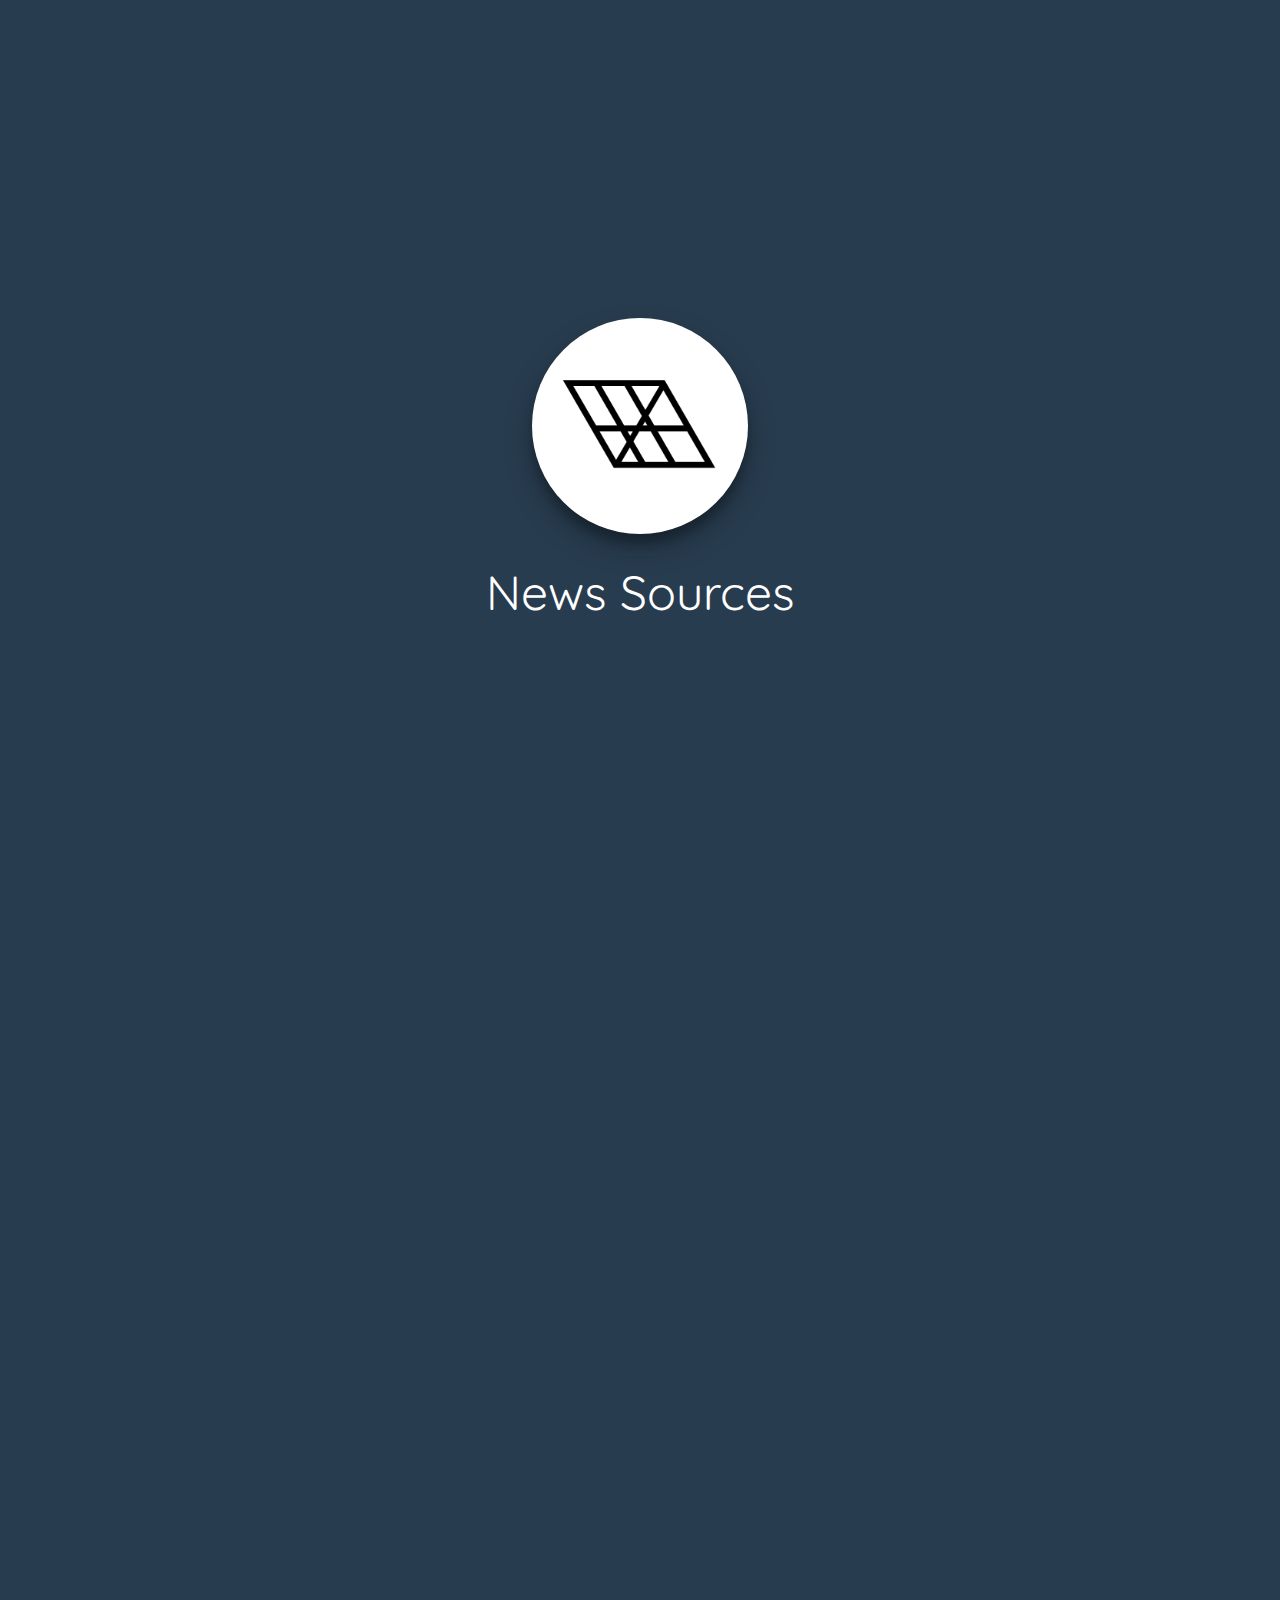
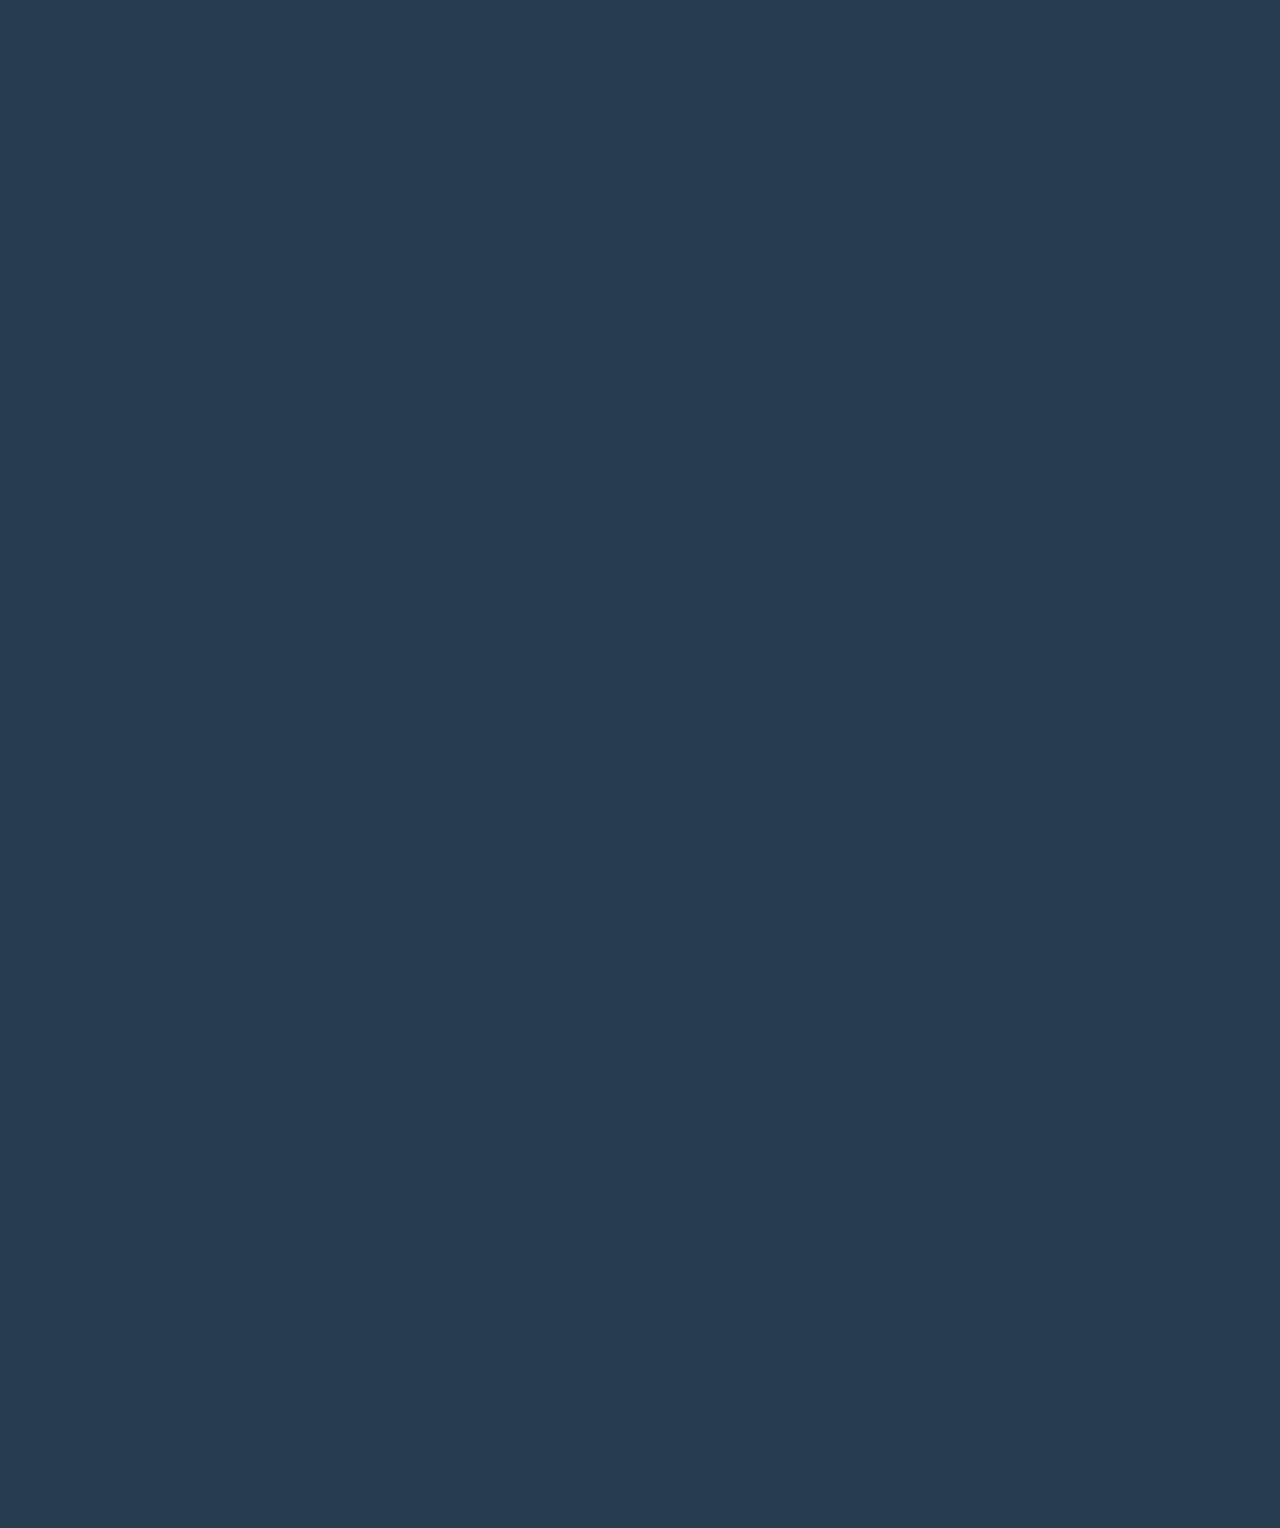
<file: newssource/index.html>
<!DOCTYPE html>
<html>
    <head>
        <meta charset="utf-8">
        <title>News Sources</title>
        <link rel="icon" href="../logos/ZETA-FULL-TRANSPARENT.png"/>
        <link rel="stylesheet" href="../css/global.css"/>
        <meta name="viewport" content="width=device-width" initial-scale="1"/>
        <script src="https://ajax.googleapis.com/ajax/libs/jquery/3.3.1/jquery.min.js"></script>
        <script src="../script/global.js"></script>
        <link href="https://fonts.googleapis.com/css?family=Quicksand" rel="stylesheet"/>
        <script src="newssource.js"></script>
        <link rel="stylesheet" href="./newssource.css"/>
    </head>
    <body>
        <div class="navigation-bar">
            <div class="desktop">
                <a href="../about/"><span class="n1">About</span></a>
                <span class="dot1">|</span>
                <a href="../changelog/"><span class="n2">Changelog</span></a>
                <span class="dot2">|</span>
                <a href="../commands/"><span class="n3">Commands</span></a>
                <span class="dot3">|</span>
                <a href="../newssource/"><span class="n4">News Source</span></a>
                <span class="dot4">|</span>
                <div class="br"><br/></div>
                <a href="../contribute/"><span class="n5">Contribute</span></a>
                <span class="dot5">|</span>
                <a href="../contact"><span class="n6">Contact</span></a>
                <span class="dot6">|</span>
                <a href="../features/"><span class="n7">Features</span></a>
                <span class="dot7">|</span>
                <a href="../prerequisites/"><span class="n8">Prerequisites</span></a>
            </div>
            <div class="mobile">
                <a href="../?explore=true"><div class="explore">EXPLORE</div></a>
            </div>
        </div>
        <div class="header">
            <div class="h1"><img src="../logos/ZETA-FULL-TRANSPARENT.png" draggable="false"></div>
            <div class="h2">News Sources</div>
        </div>
        <div class="content">
            <div class="c1">
                <div class="title">Phones</div>
                <div class="image-container">
                    <a href="https://www.androidpit.com/"><span class="c1a"><img src="../img/ANDROIDPIT.png" draggable="false"/></span></a>
                    <a href="https://www.androidheadlines.com/"><span class="c1a"><img src="../img/ANDROIDHEADLINES.png" draggable="false"/></span></a>
                    <a href="https://androidcommunity.com/"><span class="c1b"><img src="../img/ANDROIDCOMMUNITY.png" draggable="false"/></span></a>
                    <a href="https://www.androidauthority.com/"><span class="c1a"><img src="../img/ANDROIDAUTHORITY.png" draggable="false"/></span></a>
                    <a href="http://www.iphonehacks.com/"><span class="c1a"><img src="../img/IPHONEHACKS.png" draggable="false"/></span></a>
                    <a href="https://www.macworld.co.uk/"><span class="c1a"><img src="../img/MACWORLD.png" draggable="false"/></span></a>
                    <a href="https://www.cultofmac.com/"><span class="c1b"><img src="../img/CULTOFMAC.png" draggable="false"/></span></a>
                </div>
            </div>
            <div class="c1">
                <div class="title">Computers</div>
                <div class="image-container">
                    <a href="https://mspoweruser.com/"><span class="c1a"><img src="../img/MSPOWERUSER.png" draggable="false"/></span></a>
                    <a href="https://www.windowscentral.com/"><span class="c1a"><img src="../img/WINDOWSCENTRAL.png" draggable="false"/></span></a>
                    <a href="http://www.thewindowsclub.com/"><span class="c1b"><img src="../img/THEWINDOWSCLUB.png" draggable="false"/></span></a>
                    <a href="https://www.macworld.co.uk/"><span class="c1a"><img src="../img/MACWORLD.png" draggable="false"/></span></a>
                    <a href="https://www.linuxinsider.com/"><span class="c1b"><img src="../img/LINUXINSIDER.png" draggable="false"/></span></a>
                    <a href="https://www.linuxtoday.com/"><span class="c1a"><img src="../img/LINUXTODAY.png" draggable="false"/></span></a>
                </div>
            </div>
            <div class="c1">
                <div class="title">Gadgets</div>
                <div class="image-container">
                    <a href="https://www.wired.com/"><span class="c1b"><img src="../img/WIRED.png" draggable="false"/></span></a>
                    <a href="https://thegadgetflow.com/"><span class="c1b"><img src="../img/GADGETFLOW.png" draggable="false"/></span></a>
                    <a href="https://pocket-lint.com/"><span class="c1b"><img src="../img/POCKETLINT.png" draggable="false"/></span></a>
                </div>
            </div>
            <div class="c1">
                <div class="title">Technology</div>
                <div class="image-container">
                    <a href="https://www.technologyreview.com/"><span class="c1b"><img src="../img/MIT.png" draggable="false"/></span></a>
                    <a href="https://www.engadget.com/"><span class="c1b"><img src="../img/ENGADGET.png" draggable="false"/></span></a>
                    <a href="https://gizmodo.com/"><span class="c1b"><img src="../img/GIZMODO.png" draggable="false"/></span></a>
                </div>
            </div>
            <div class="c1">
                <div class="title">Science</div>
                <div class="image-container">
                    <a href="http://www.sciencemag.org/"><span class="c1b"><img src="../img/SCIENCEMAG.png" draggable="false"/></span></a>
                    <a href="https://www.sciencedaily.com/"><span class="c1b"><img src="../img/SCIENCEDAILY.png" draggable="false"/></span></a>
                    <a href="https://www.sciencenews.org/"><span class="c1b"><img src="../img/SCIENCENEWS.png" draggable="false"/></span></a>
                    <a href="https://www.wired.com/"><span class="c1b"><img src="../img/WIRED.png" draggable="false"/></span></a>
                </div>
            </div>
            <div class="c1">
                <div class="title">Design</div>
                <div class="image-container">
                    <a href="https://inkbotdesign.com/"><span class="c1a"><img src="../img/INKBOTDESIGN.png" draggable="false"/></span></a>
                    <a href="https://www.designernews.co/"><span class="c1b"><img src="../img/DESIGNER-NEWS.png" draggable="false"/></span></a>
                </div>
            </div>
        </div>
        <div class="footer">
            <div class="fl">
                <img src="../logos/ZETA-COVER-TRANSPARENT.png">
            </div>
            <span class="f1">
                Bot Repo:
                <a href="https://github.com/genesis331/zeta-bot" target="_blank"><img src="../img/mark-github.svg"/></a>
            </span>
            <span class="f1">
                Web Repo:
                <a href="https://github.com/genesis331/zeta-web" target="_blank"><img src="../img/mark-github.svg"/></a>
            </span>
        </div>
    </body>
</html>
</file>
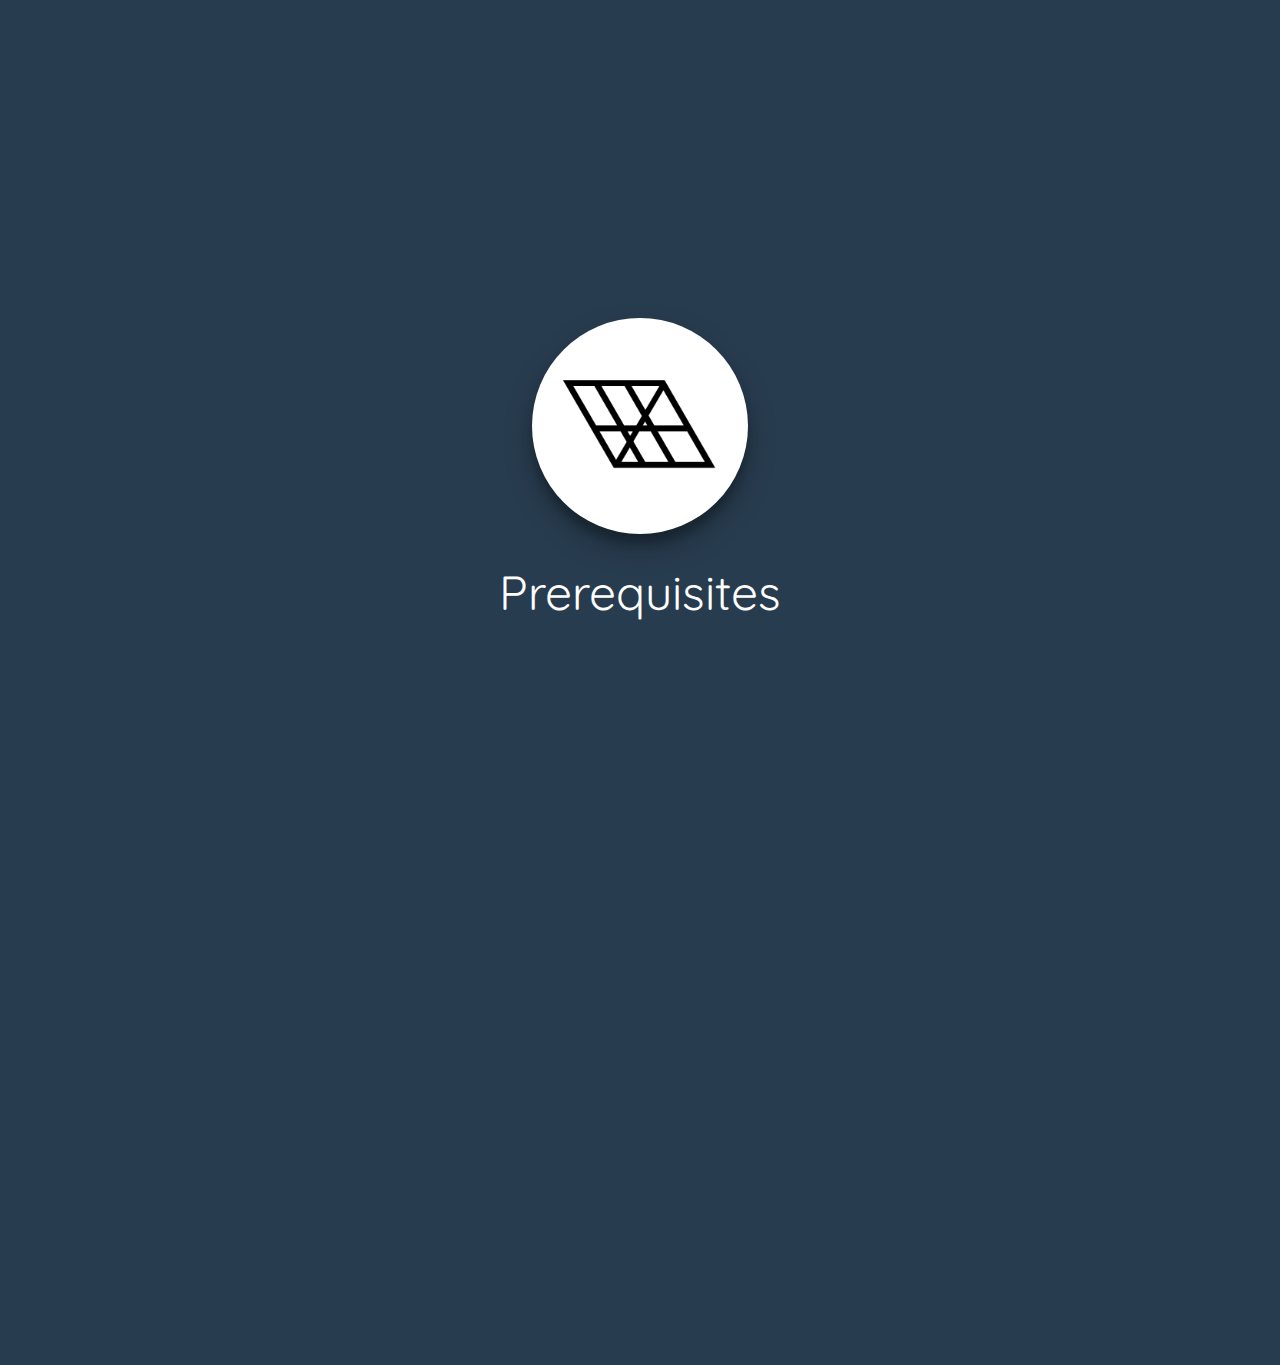
<file: prerequisites/index.html>
<!DOCTYPE html>
<html>
    <head>
        <meta charset="utf-8">
        <title>Prerequisites</title>
        <link rel="icon" href="../logos/ZETA-FULL-TRANSPARENT.png"/>
        <link rel="stylesheet" href="../css/global.css"/>
        <meta name="viewport" content="width=device-width" initial-scale="1"/>
        <script src="https://ajax.googleapis.com/ajax/libs/jquery/3.3.1/jquery.min.js"></script>
        <script src="../script/global.js"></script>
        <link href="https://fonts.googleapis.com/css?family=Quicksand" rel="stylesheet"/>
        <script src="prerequisites.js"></script>
        <link rel="stylesheet" href="./prerequisites.css"/>
    </head>
    <body>
        <div class="navigation-bar">
            <div class="desktop">
                <a href="../about/"><span class="n1">About</span></a>
                <span class="dot1">|</span>
                <a href="../changelog/"><span class="n2">Changelog</span></a>
                <span class="dot2">|</span>
                <a href="../commands/"><span class="n3">Commands</span></a>
                <span class="dot3">|</span>
                <a href="../newssource/"><span class="n4">News Source</span></a>
                <span class="dot4">|</span>
                <div class="br"><br/></div>
                <a href="../contribute/"><span class="n5">Contribute</span></a>
                <span class="dot5">|</span>
                <a href="../contact"><span class="n6">Contact</span></a>
                <span class="dot6">|</span>
                <a href="../features/"><span class="n7">Features</span></a>
                <span class="dot7">|</span>
                <a href="../prerequisites/"><span class="n8">Prerequisites</span></a>
            </div>
            <div class="mobile">
                <a href="../?explore=true"><div class="explore">EXPLORE</div></a>
            </div>
        </div>
        <div class="header">
            <div class="h1"><img src="../logos/ZETA-FULL-TRANSPARENT.png" draggable="false"></div>
            <div class="h2">Prerequisites</div>
        </div>
        <div class="content">
            <div class="title">
                The only thing Zeta need is
            </div>
            <div class="c1">
                <span class="c1i"><img src="../img/check.svg"/></span>
                <span class="c1c">"Send messages" permission</span>
            </div>
        </div>
        <div class="footer">
            <div class="fl">
                <img src="../logos/ZETA-COVER-TRANSPARENT.png">
            </div>
            <span class="f1">
                Bot Repo:
                <a href="https://github.com/genesis331/zeta-bot" target="_blank"><img src="../img/mark-github.svg"/></a>
            </span>
            <span class="f1">
                Web Repo:
                <a href="https://github.com/genesis331/zeta-web" target="_blank"><img src="../img/mark-github.svg"/></a>
            </span>
        </div>
    </body>
</html>
</file>
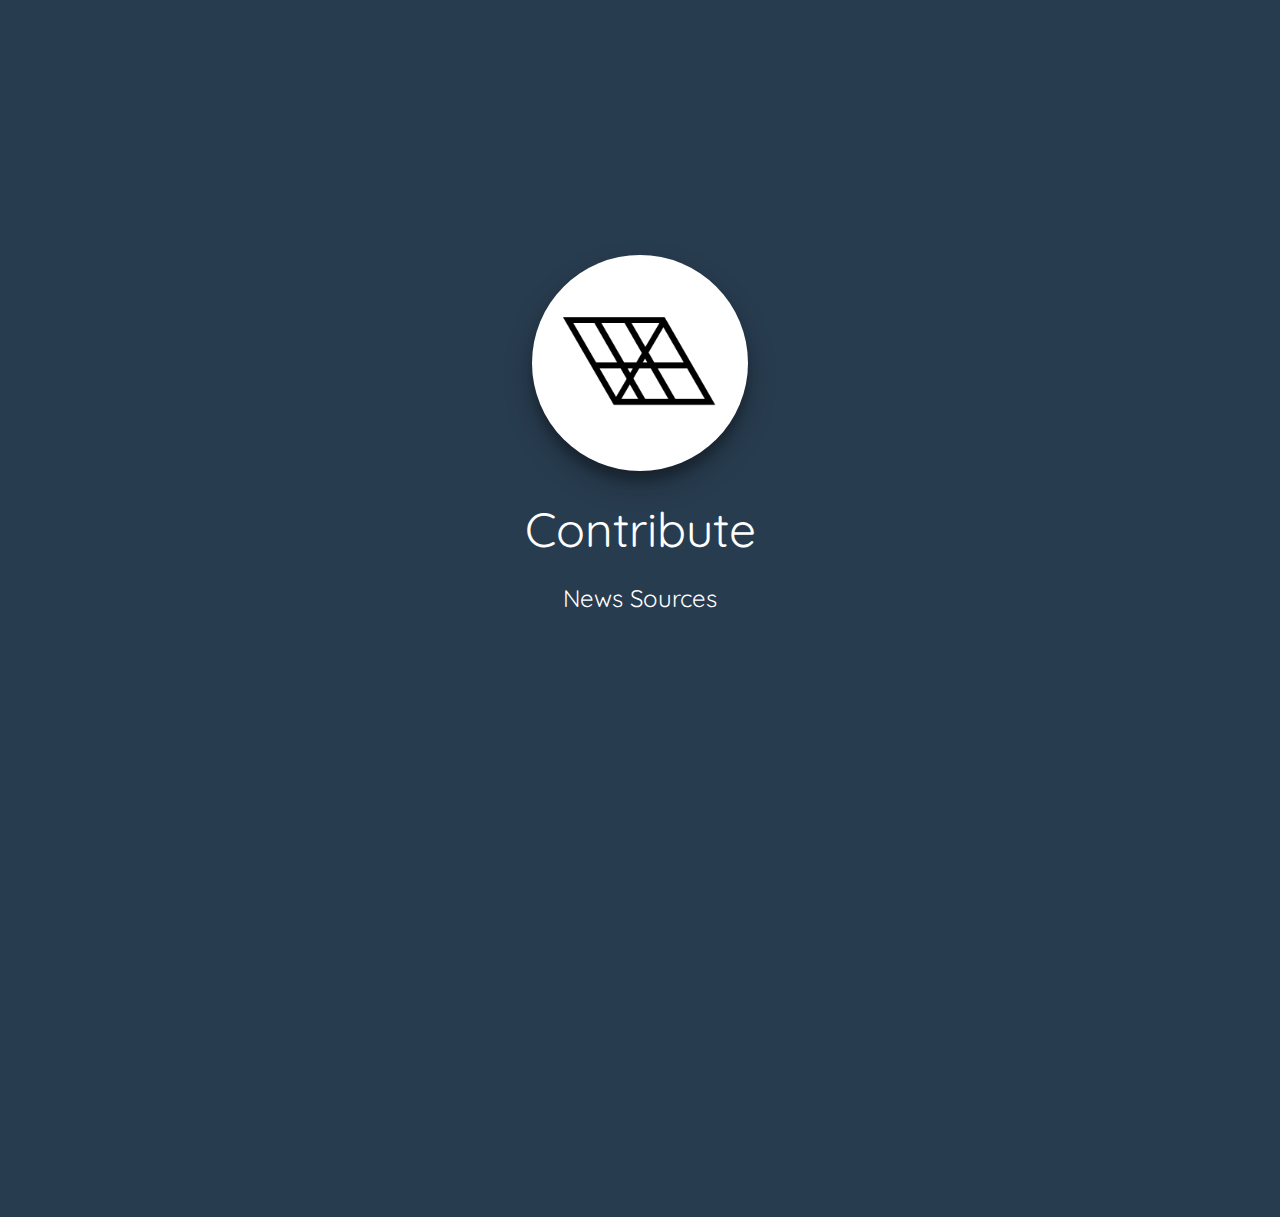
<file: contribute/newssource/index.html>
<!DOCTYPE html>
<html>
    <head>
        <meta charset="utf-8">
        <title>News Sources | Contributing</title>
        <script src="https://ajax.googleapis.com/ajax/libs/jquery/3.3.1/jquery.min.js"></script>
        <script src="index.js"></script>
        <link rel="icon" href="../../logos/ZETA-FULL-TRANSPARENT.png"/>
        <link rel="stylesheet" href="../../css/global.css"/>
        <script src="../../script/global.js"></script>
        <meta name="viewport" content="width=device-width" initial-scale="1"/>
        <link href="https://fonts.googleapis.com/css?family=Quicksand" rel="stylesheet"/>
        <link rel="stylesheet" href="./index.css"/>
    </head>
    <body>
        <div class="blank">&nbsp;</div>
        <div class="header">
            <div class="h1"><img src="../../logos/ZETA-FULL-TRANSPARENT.png" draggable="false"></div>
            <div class="h2">Contribute</div>
            <div class="h3">News Sources</div>
        </div>
        <div class="content">
            <div class="c1">V1 update changed the code a lot. </div>
            <div class="c1">Zeta Developers are updating this guide.</div>
            <!--<div class="c1">
                So you've found a news source right?
            </div>
            <div class="c2">
                First of all, please make sure the news source is RSS supported.
                <div class="c2c">
                    Don't know what's RSS? Click <a href="https://en.wikipedia.org/wiki/RSS" target="_blank">here</a> to find out!
                </div>
            </div>
            <div class="break">-</div>
            <div class="c3">
                 Fork the <a href="https://github.com/genesis331/zeta-bot" target="_blank">Zeta Bot repository</a>.
                <div class="c3c">
                    Don't know what's git fork? Click <a href="https://help.github.com/articles/fork-a-repo/" target="_blank">here</a> to find out!
                </div>
            </div>
            <div class="break">-</div>
            <div class="c3">
                Then, clone the forked Zeta Bot repository to your computer.
                <div class="c3c">
                    Don't know what's git clone? Click <a href="https://help.github.com/articles/cloning-a-repository/" target="_blank">here</a> to find out!
                </div>
            </div>
            <div class="break">-</div>
            <div class="c4">
                Then, open <span class="c4i">feeds.json</span> located in /zeta-bot/feeds/ with your favourite text editor.
                <div class="c4c">
                    Don't know what's text editor? Microsoft Word is one of the popular text editors! But, I recommend <a href="http://brackets.io/" target="_blank">Brackets</a>.
                </div>
            </div>
            <div class="break">-</div>
            <div class="c5">
                This is a JSON file, make sure you know what's JSON. Paste the URL(containing XML) into the <span class="c4i">feeds.json</span> then save the file.
                <div class="c5c">
                    Don't know what's JSON? Click <a href="https://en.wikipedia.org/wiki/JSON" target="_blank">here</a> to find out!
                </div>
            </div>
            <div class="break">-</div>
            <div class="c6">
                After that, you are going to add informations about your news source to the Feed List.<br/>
                Open <span class="c4i">help.js</span> located in /zeta-bot/help/.
            </div>
            <div class="break">-</div>
            <div class="c6">
                Next, find the category and copy those codes highlighted in the picture below.<br/>
                <div class="c6c">Example: Windows<br/><img src="../../img/GUIDE1.png"/></div>
            </div>
            <div class="break">-</div>
            <div class="c6">
                Then, paste the code after the last <span class="c4i">},</span> (see picture).
                <div class="c6c"><img src="../../img/GUIDE2.png"/></div>
            </div>
            <div class="break">-</div>
            <div class="c6">
                This is a simple example after pasting your code.<br/>
                <div class="c6c"><br/><img src="../../img/GUIDE3.png"/></div>
                <div class="c5c">
                    But, set the value of <span class="c4i">name</span> to 
                    <div>"&#8245;//&lt;categoryname&gt;&nbsp;&nbsp;</div><div>&lt;number&gt;&#8245;"</div>
                </div>
                <div class="c5c">
                    And set <span class="c4i">value</span> to  
                    <div>"Show feeds from &lt;newssourcename&gt;</div><div>\n&lt;linktowebsite&gt;"</div>
                </div>
            </div>
            <div class="break">-</div>
            <div class="c6">
                <b>You're done!</b>
            </div>
            <div class="c6">
                Now you are going to push your changes to the forked repo.
                <div class="c6c">
                    Don't know what's git push? Click <a href="https://help.github.com/articles/pushing-to-a-remote/" target="_blank">here</a> to find out!
                </div>
            </div>
            <div class="c6">
                Then, create a pull request so we can merge your changes.
                <div class="c6c">
                    Don't know what's a pull request? Click <a href="https://help.github.com/articles/creating-a-pull-request-from-a-fork/" target="_blank">here</a> to find out!
                </div>
            </div>
        -->
        </div>
        <div class="footer">
            <div class="f1">
                <div class="f1c">
                    <div class="f1cc">
                        <span class="f1a"><img src="../../img/arrow.png" draggable="false"></span>
                        <div class="f2b">Back</div>
                    </div>
                </div>
            </div>
        </div>
    </body>
</html>
</file>
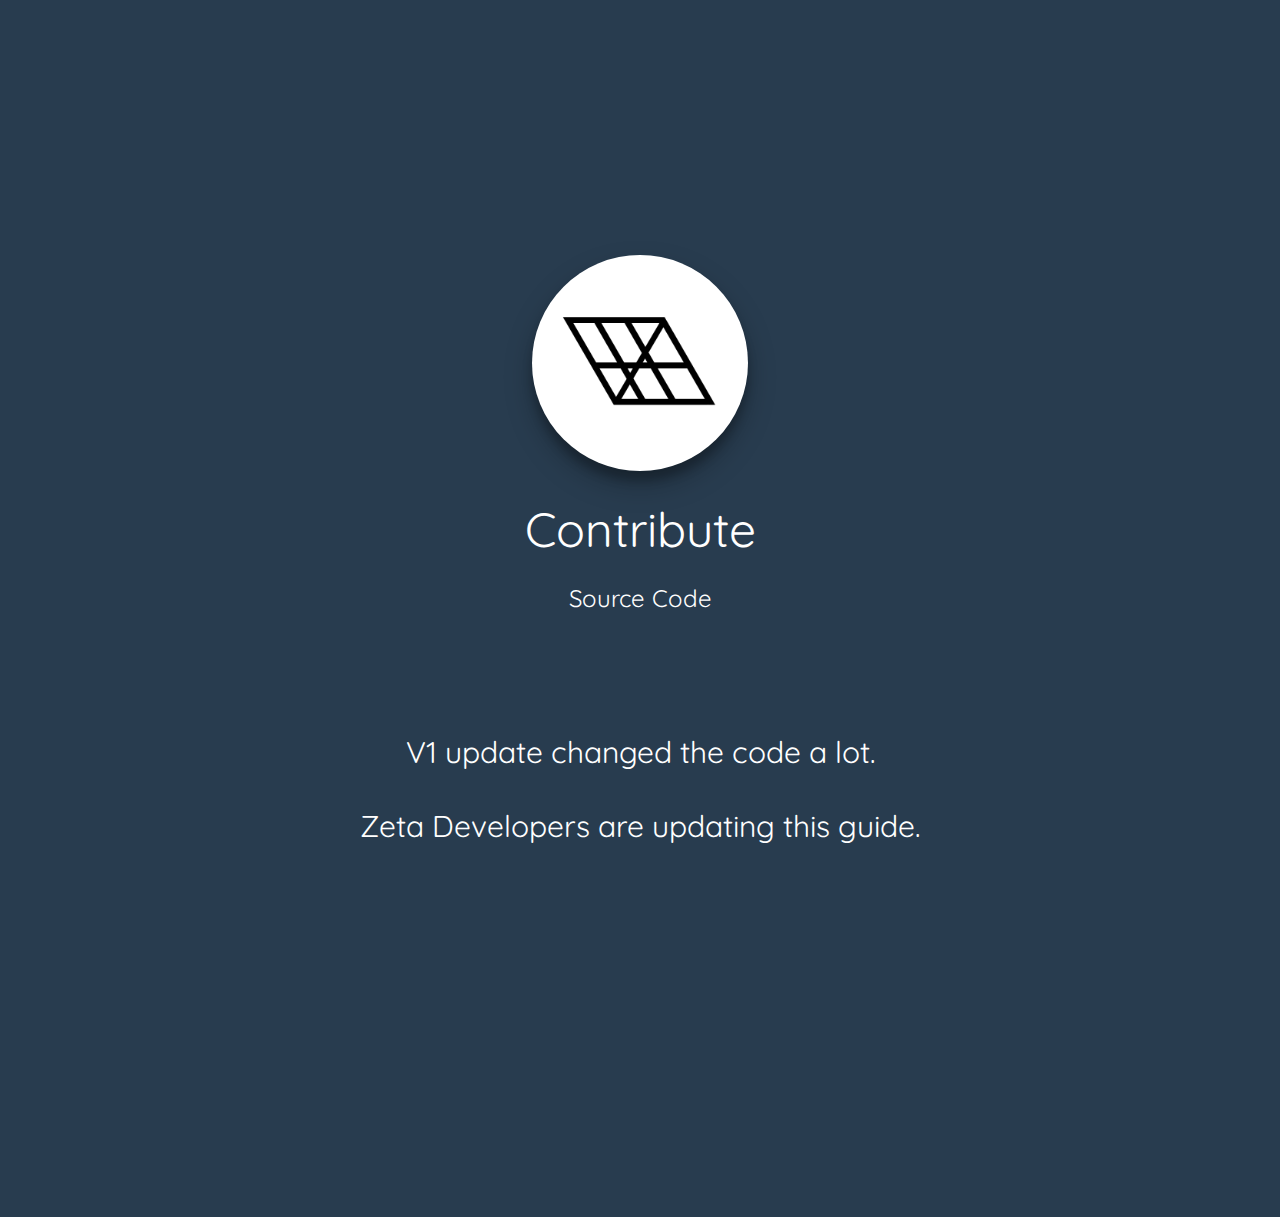
<file: contribute/sourcecode/index.html>
<!DOCTYPE html>
<html>
    <head>
        <meta charset="utf-8">
        <title>Source Code | Contributing</title>
        <script src="https://ajax.googleapis.com/ajax/libs/jquery/3.3.1/jquery.min.js"></script>
        <script src="index.js"></script>
        <link rel="icon" href="../../logos/ZETA-FULL-TRANSPARENT.png"/>
        <link rel="stylesheet" href="../../css/global.css"/>
        <script src="../../script/global.js"></script>
        <meta name="viewport" content="width=device-width" initial-scale="1"/>
        <link href="https://fonts.googleapis.com/css?family=Quicksand" rel="stylesheet"/>
        <link rel="stylesheet" href="./index.css"/>
    </head>
    <body>
        <div class="blank">&nbsp;</div>
        <div class="header">
            <div class="h1"><img src="../../logos/ZETA-FULL-TRANSPARENT.png" draggable="false"></div>
            <div class="h2">Contribute</div>
            <div class="h3">Source Code</div>
        </div>
        <div class="content">
            <div class="c1">V1 update changed the code a lot. </div>
            <div class="c1">Zeta Developers are updating this guide.</div>
        </div>
        <div class="footer">
                <div class="f1">
                    <div class="f1c">
                        <div class="f1cc">
                            <span class="f1a"><img src="../../img/arrow.png" draggable="false"></span>
                            <div class="f2b">Back</div>
                        </div>
                    </div>
                </div>
            </div>
    </body>
</html>
</file>
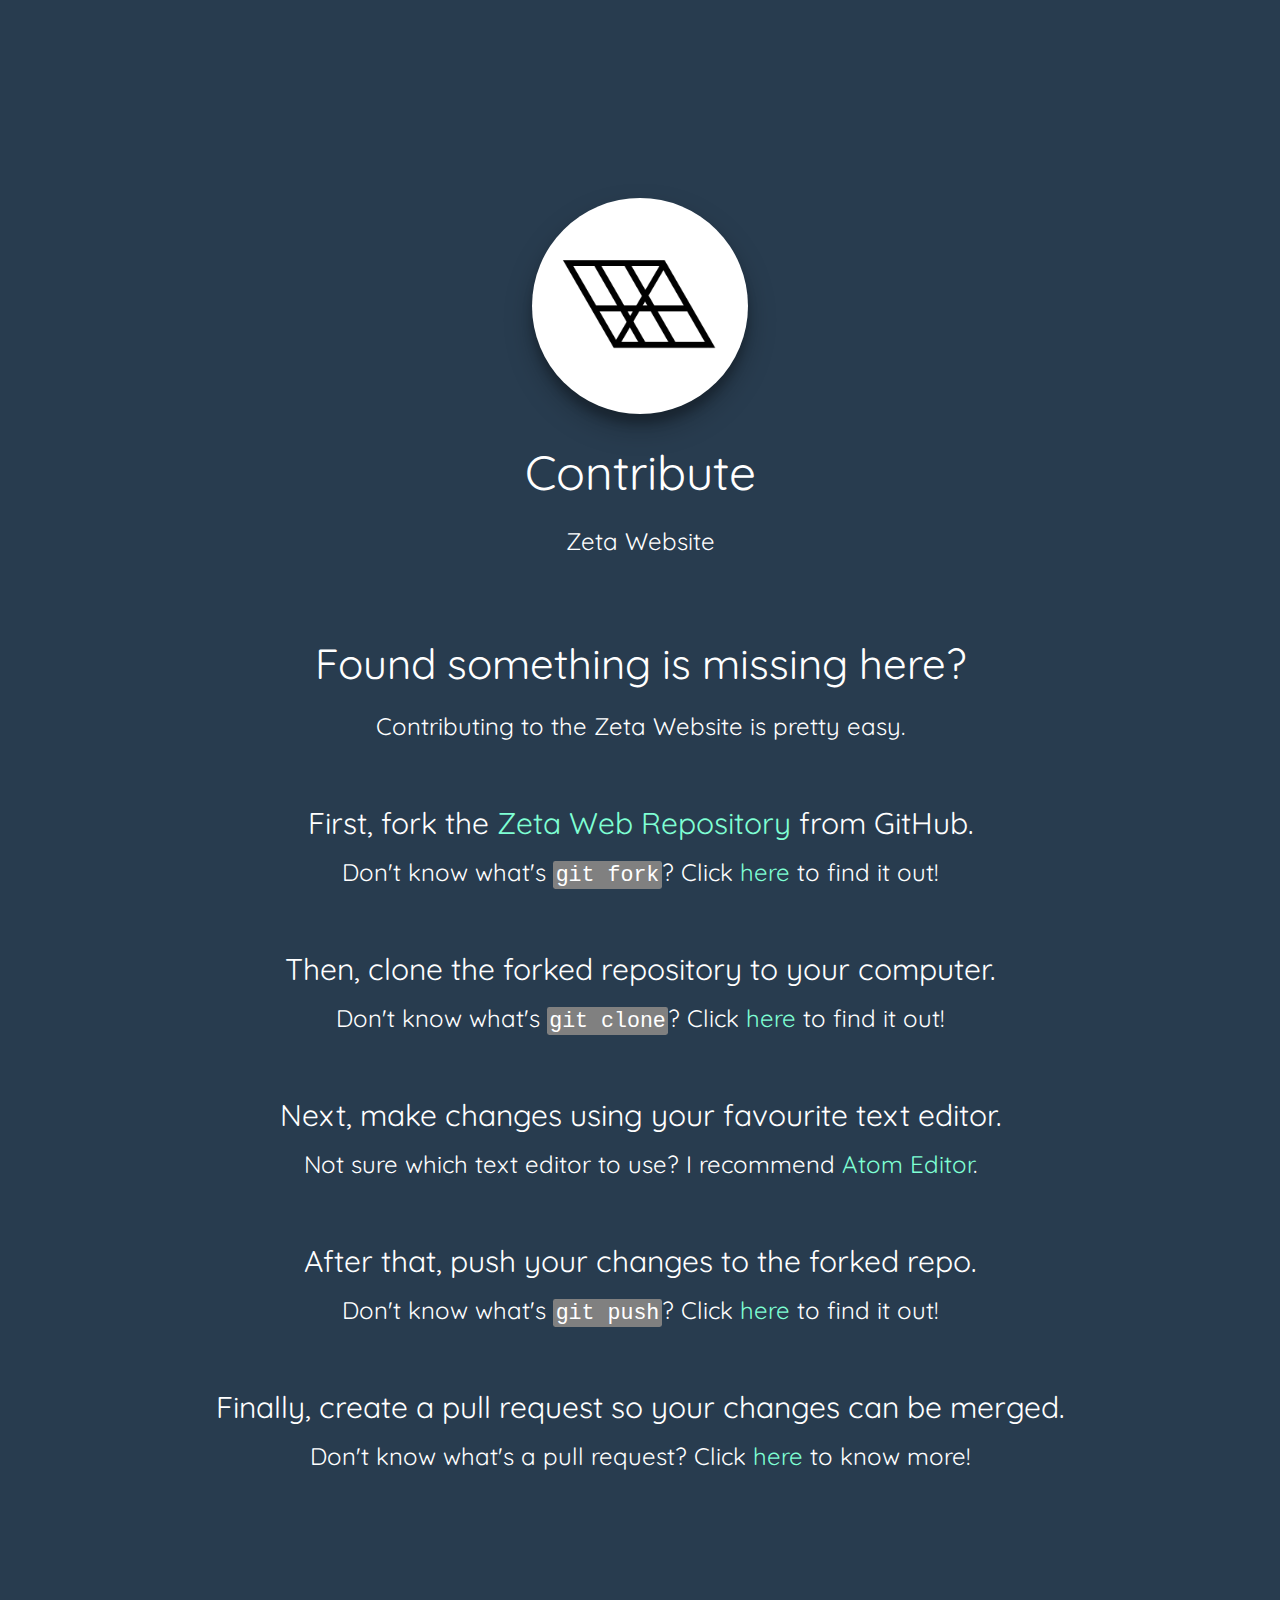
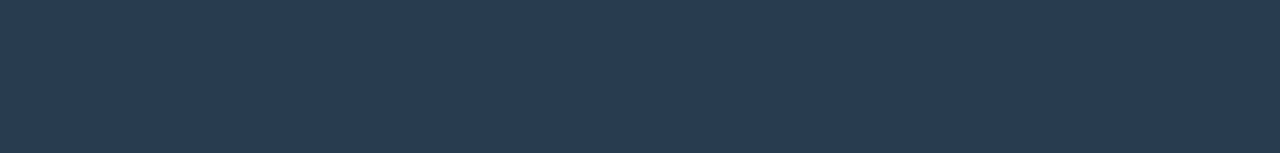
<file: contribute/website/index.html>
<!DOCTYPE html>
<html>
    <head>
        <meta charset="utf-8">
        <title>Website | Contributing</title>
        <link href="https://fonts.googleapis.com/css?family=Quicksand" rel="stylesheet"/>
        <script src="https://ajax.googleapis.com/ajax/libs/jquery/3.3.1/jquery.min.js"></script>
        <script src="index.js"></script>
        <link rel="icon" href="../../logos/ZETA-FULL-TRANSPARENT.png"/>
        <link rel="stylesheet" href="../../css/global.css"/>
        <link rel="stylesheet" href="../css/contribute.css"/>
        <script src="../../script/global.js"></script>
        <meta name="viewport" content="width=device-width" initial-scale="1"/>
    </head>
    <body>
        <div class="blank">&nbsp;</div>
        <div class="blank">&nbsp;</div>
        <div class="header">
            <div class="h1"><img src="../../logos/ZETA-FULL-TRANSPARENT.png" draggable="false"></div>
            <div class="h2">Contribute</div>
            <div class="h3">Zeta Website</div>
        </div>
        <div class="content">
            <div class="title">Found something is missing here?</div>
            <div class="c1">
                Contributing to the Zeta Website is pretty easy.
            </div>
            <div class="break">&nbsp;</div>
            <div class="c2">
                First, fork the <a class="link" href="https://github.com/genesis331/zeta-web" target="_blank">Zeta Web Repository</a> from GitHub.
            </div>
            <div class="c2c">
                Don't know what's <span class="code">git fork</span>? Click <a href="https://help.github.com/articles/fork-a-repo/" target="_blank">here</a> to find it out!
            </div>
            <div class="break">&nbsp;</div>
            <div class="c2">
                Then, clone the forked repository to your computer.
            </div>
            <div class="c2c">
                Don't know what's <span class="code">git clone</span>? Click <a href="https://help.github.com/articles/cloning-a-repository/" target="_blank">here</a> to find it out!
            </div>
            <div class="break">&nbsp;</div>
            <div class="c2">
                Next, make changes using your favourite text editor.
            </div>
            <div class="c2c">
                Not sure which text editor to use? I recommend <a href="https://atom.io/" target="_blank">Atom Editor</a>.
            </div>
            <div class="break">&nbsp;</div>
            <div class="c2">
                After that, push your changes to the forked repo.
            </div>
            <div class="c2c">
                Don't know what's <span class="code">git push</span>? Click <a href="https://help.github.com/articles/pushing-to-a-remote/" target="_blank">here</a> to find it out!
            </div>
            <div class="break">&nbsp;</div>
            <div class="c2">
                Finally, create a pull request so your changes can be merged.
            </div>
            <div class="c2c">
                Don't know what's a pull request? Click <a href="https://help.github.com/articles/creating-a-pull-request-from-a-fork/" target="_blank">here</a> to know more!
            </div>
            <div class="break">&nbsp;</div>
        </div>
        <div class="footer">
            <div class="f1">
                <div class="f1c">
                    <div class="f1cc">
                        <span class="f1a"><img src="../../img/arrow.png" draggable="false"></span>
                        <div class="f2b">Back</div>
                    </div>
                </div>
            </div>
        </div>
    </body>
</html>
</file>
<file: index.css>
* {
    user-select: none;
    -webkit-user-select: none;
    -moz-user-select: none;
    -ms-user-select: none;
}

html {
    font-size: 12px;
    width: 100%;
}

body {
    margin: 0 auto;
    background-color: #283c4f;
}

.logo {
    padding-top: 10%;
    text-align: center;
}

@keyframes introexplore {
    from {padding-top: 10%}
    to {padding-top: 5%}
}

.logo.explore {
    animation-name: introexplore;
    animation-duration: 1s;
    animation-fill-mode: both;
}

.intro-img img {
    height: 10%;
    width: 10%;
    background-color: white;
    border-radius: 50%;
    padding: 1rem;
    box-shadow: 0 14px 28px rgba(0,0,0,0.25), 0 10px 10px rgba(0,0,0,0.22);
}

.intro-slogan {
    padding: 3rem 0;
    color: white;
    font-size: 3rem;
    margin: 0 30rem;
    text-align: center;
    font-family: 'Quicksand', sans-serif;
}

@keyframes hideDiv {
    0% {opacity: 1}
    50% {opacity: 0}
    100% {opacity: 0}
}

.intro-slogan.hide {
    animation-name: hideDiv;
    animation-duration: 2s;
    animation-fill-mode: both;
}

.button {
    text-align: center;
    display: block;
}

.button.hide {
    animation-name: hideDiv;
    animation-duration: 2s;
    animation-fill-mode: both;
}

.explore-button {
    padding: 3rem 0;
    color: white;
    font-size: 2rem;
    font-family: 'Quicksand', sans-serif;
}

.explore-button:active {
    color: black;
}

@keyframes fadeIn {
    from {opacity: 0; transform: scale(0.8)}
    to {opacity: 1; transform: scale(1)}
}

.menu {
    font-size: 2.1rem;
    font-family: 'Quicksand', sans-serif;
    color: white;
    padding: 5rem 10rem;
    display: none;
    text-align: center;
}

.menu.show {
    display: block;
}

.about, .commands, .news, .contribute, .contact, .prerequisites {
    width: 14rem;
    height: 5rem;
    padding: 2rem;
    margin: 0.5rem;
    background-color: #001627;
    text-align: center;
    display: inline-block;
    box-shadow: 0 1px 3px rgba(0,0,0,0.12), 0 1px 2px rgba(0,0,0,0.24);
    transition: all 0.3s cubic-bezier(.25,.8,.25,1);
    opacity: 0;
    vertical-align: middle;
}

.features {
    display: inline-block;
    width: 28rem;
    height: 5rem;
    margin: 0.5rem;
    padding: 2rem;
    background-color: #001627;
    text-align: center;
    box-shadow: 0 1px 3px rgba(0,0,0,0.12), 0 1px 2px rgba(0,0,0,0.24);
    transition: all 0.3s cubic-bezier(.25,.8,.25,1);
    vertical-align: top;
}

.changelog {
    display: inline-block;
    width: 28rem;
    height: 5rem;
    margin: 0.5rem;
    padding: 2rem;
    background-color: #001627;
    text-align: center;
    box-shadow: 0 1px 3px rgba(0,0,0,0.12), 0 1px 2px rgba(0,0,0,0.24);
    transition: all 0.3s cubic-bezier(.25,.8,.25,1);
    vertical-align: middle;
}

.menu-title {
    text-align: left;
    font-size: 1.5rem;
}

.menu-content {
    text-align: left;
    padding-left: 2rem;
    font-size: 1.2rem;
}

.about {
    animation-name: fadeIn;
    animation-duration: 0.8s;
    animation-fill-mode: both;
    animation-delay: 0.2s;
}

.about:hover {
    box-shadow: 0 14px 28px rgba(0,0,0,0.25), 0 10px 10px rgba(0,0,0,0.22);
}

.commands {
    animation-name: fadeIn;
    animation-duration: 0.8s;
    animation-fill-mode: both;
    animation-delay: 0.4s;
}

.commands:hover {
    box-shadow: 0 14px 28px rgba(0,0,0,0.25), 0 10px 10px rgba(0,0,0,0.22);
}

.news {
    animation-name: fadeIn;
    animation-duration: 0.8s;
    animation-fill-mode: both;
    animation-delay: 0.5s;
}

.news:hover {
    box-shadow: 0 14px 28px rgba(0,0,0,0.25), 0 10px 10px rgba(0,0,0,0.22);
}

.contribute {
    animation-name: fadeIn;
    animation-duration: 0.8s;
    animation-fill-mode: both;
    animation-delay: 0.6s;
}

.contribute:hover {
    box-shadow: 0 14px 28px rgba(0,0,0,0.25), 0 10px 10px rgba(0,0,0,0.22);
}

.contact {
    animation-name: fadeIn;
    animation-duration: 0.8s;
    animation-fill-mode: both;
    animation-delay: 0.7s;
}

.contact:hover {
    box-shadow: 0 14px 28px rgba(0,0,0,0.25), 0 10px 10px rgba(0,0,0,0.22); 
}

.prerequisites {
    animation-name: fadeIn;
    animation-duration: 0.8s;
    animation-fill-mode: both;
    animation-delay: 0.9s;
}

.prerequisites:hover {
    box-shadow: 0 14px 28px rgba(0,0,0,0.25), 0 10px 10px rgba(0,0,0,0.22);  
}

.changelog {
    animation-name: fadeIn;
    animation-duration: 0.8s;
    animation-fill-mode: both;
    animation-delay: 0.3s;
}

.changelog:hover {
    box-shadow: 0 14px 28px rgba(0,0,0,0.25), 0 10px 10px rgba(0,0,0,0.22);
}

.features {
    animation-name: fadeIn;
    animation-duration: 0.8s;
    animation-fill-mode: both;
    animation-delay: 0.8s;
}

.features:hover {
    box-shadow: 0 14px 28px rgba(0,0,0,0.25), 0 10px 10px rgba(0,0,0,0.22);
}

.link {
    padding-top: 4rem;
}

.link img {
    height: 20%;
    width: 20%;
    animation-name: fadeIn;
    animation-duration: 0.8s;
    animation-fill-mode: both;
    animation-delay: 1s;
}

.deprecate {
    width: 100%;
    font-size: 2rem;
    font-family: 'Quicksand', sans-serif;
    color: white;
    text-align: center;
}

.deprecate-content {
    display: inline-block;
    background-color: rgb(241, 43, 43);
    padding: 1rem 4rem;
}

.deprecate.hide {
    animation-name: hideDiv;
    animation-duration: 2s;
    animation-fill-mode: both;
}

@media screen and (max-width: 480px) {
    .logo {
        padding-top: 30%;
    }
    @keyframes introexplore {
        from {padding-top: 30%}
        to {padding-top: 20%}
    }
    .intro-img img {
        height: 30%;
        width: 30%;
    }
    .intro-slogan {
        padding: 4rem 0;
        margin: 0 5rem;
        font-size: 2.5rem;
    }
    .explore-button {
        font-size: 2rem;
    }
    .about, .commands, .news, .contribute, .contact, .prerequisites, .changelog, .features {
        width: 24rem;
        height: 4rem;
    }
    .menu {
        padding: 5rem 0;
    }
    .link img {
        height: 60%;
        width: 60%;
    }
}

@media screen and (min-width: 480px) and (max-width: 1024px) {
    .logo {
        padding-top: 15%;
    }
    @keyframes introexplore {
        from {padding-top: 15%}
        to {padding-top: 8%}
    }
    .intro-img img {
        height: 20%;
        width: 20%;
    }
    .intro-slogan {
        padding: 4rem 0;
        margin: 0 3rem;
        font-size: 3rem;
    }
    .explore-button {
        font-size: 3rem;
    }
    .about, .commands, .news, .contribute, .contact, .prerequisites, .features {
        width: 40rem;
        height: 8rem;
    }
    .menu {
        padding: 5rem 5rem;
        font-size: 3rem;
    }
    .link img {
        height: 30%;
        width: 30%;
    }
    
    .menu-title {
        text-align: left;
        font-size: 3rem;
    }
    
    .menu-content {
        text-align: left;
        padding-left: 4rem;
        font-size: 2rem;
    }

    .changelog {
        margin: 0.5rem;
        padding: 3rem;
        width: 38rem;
        height: 6rem;
    }
}
</file>
<file: css/global.css>
* {
    user-select: none;
    -webkit-user-select: none;
    -moz-user-select: none;
    -ms-user-select: none;
}

html {
    font-size: 12px;
    width: 100%;
}

@keyframes changeBackground {
    from {background-color: #283c4f}
    to {background-color: #53667b}
}

body {
    margin: 0 auto;
    background-color: #283c4f;
    animation-name: changeBackground;
    animation-duration: 2s;
    animation-fill-mode: both;
    animation-delay: 1s;
}

@keyframes moveHeader {
    from {padding-top: 14rem}
    to {padding-top: 4rem}
}

.header {
    text-align: center;
    padding-top: 14rem;
    padding-bottom: 4rem;
}

.header.move {
    animation-name: moveHeader;
    animation-duration: 2s;
    animation-fill-mode: both;
    animation-delay: 0.2s;
}

.h2 {
    color: white;
    font-size: 3rem;
    font-family: 'Quicksand', sans-serif;
    margin: 0.5em;
}

.h3 {
    color: white;
    font-size: 2rem;
    font-family: 'Quicksand', sans-serif;
    margin: 0.5em;
}

.h1 img {
    height: 8%;
    width: 8%;
    background-color: white;
    border-radius: 50%;
    padding: 1rem;
    box-shadow: 0 14px 28px rgba(0,0,0,0.25), 0 10px 10px rgba(0,0,0,0.22);
}

.linebreak1, .linebreak2, .linebreak3 {
    font-size: 0.2rem;
    background-color: white;
    width: 60%;
    margin: 0 auto;
    opacity: 0;
}

.navigation-bar {
    margin: 2rem 0;
    color: white;
    font-size: 2rem;
    text-align: center;
    font-family: 'Quicksand', sans-serif;
}

.n1, .n2, .n3, .n4, .n5, .n6, .n7, .n8, .dot1, .dot2, .dot3, .dot4, .dot5, .dot6, .dot7 {
    margin: 0.5rem;
    opacity: 0;
    color: white;
}

@keyframes showDiv {
    from {opacity: 0}
    to {opacity: 1}
}

@keyframes showLinks {
    from {opacity: 0}
    to {opacity: 0.4}
}

.mobile {
    display: none;
    opacity: 0;
    margin-top: 3rem;
}

.mobile.show {
    animation-name: showDiv;
    animation-duration: 0.5s;
    animation-fill-mode: both;
    animation-delay: 0.5s;
}

.explore {
    color: white;
}

a {
    text-decoration: none;
}

.explore:active {
    color: black;
}

.footer {
    background-color: #8094aa;
    text-align: center;
    padding: 5rem;
    margin-top: 5rem;
    opacity: 0;
}

.footer.show {
    animation-name: showDiv;
    animation-duration: 0.5s;
    animation-fill-mode: both;
    animation-delay: 0.5s;
}

.f1 {
    font-size: 2rem;
    color: white;
    font-family: 'Quicksand', sans-serif;
    margin: 0 3rem;
}

.fl {
    margin: 0 3rem;
}

.fl img {
    height: 20%;
    width: 20%;
    vertical-align: middle;
}

.f1 img {
    vertical-align: middle;
    height: 5%;
    width: 5%;
    margin: 0 1rem;
}

.br {
    display: none;
}

@media screen and (max-width: 480px) {
    .header {
        padding-top: 14rem;
    }

    .h1 img {
        height: 30%;
        width: 30%;
    }

    .h2 {
        font-size: 4rem;
    }

    .desktop {
        display: none;
    }

    .mobile {
        display: block;
    }

    .f1 {
        font-size: 1.5rem;
        color: white;
        font-family: 'Quicksand', sans-serif;
        margin: 0;
    }

    .fl {
        margin: 0;
    }

    .fl img {
        height: 70%;
        width: 70%;
        vertical-align: middle;
    }

    .f1 img {
        height: 15%;
        width: 15%;
        margin: 1rem;
    }

    .footer {
        padding: 3rem 0;
    }
}

@media screen and (min-width: 768px) and (max-width: 1024px) {
    .header {
        padding-top: 14rem;
    }

    .h1 img {
        height: 25%;
        width: 25%;
    }

    .h2 {
        font-size: 4rem;
    }

    .desktop {
        display: none;
    }

    .mobile {
        display: block;
    }

    .explore {
        font-size: 3rem;
    }

    .f1 {
        font-size: 3rem;
        color: white;
        font-family: 'Quicksand', sans-serif;
        margin: 1rem;
    }

    .fl img {
        height: 55%;
        width: 55%;
        vertical-align: middle;
    }

    .f1 img {
        vertical-align: middle;
        height: 15%;
        width: 15%;
    }

    .footer {
        padding: 5rem 0;
    }

    .explore {
        font-size: 3rem;
    }
}

@media screen and (min-width: 1024px) and (max-width: 1367px) {
    .desktop {
        margin-top: 3rem;
        padding: 0 4rem;
    }

    .h1 img {
        height: 15%;
        width: 15%;
    }

    .dot4 {
        display: none;
    }

    .br {
        display: block;
    }

    .h2 {
        font-size: 4rem;
    }
}
</file>
<file: changelog/changelog.css>
* {
    user-select: none;
    -webkit-user-select: none;
    -moz-user-select: none;
    -ms-user-select: none;
}

.n1.show {
    animation-name: showLinks;
    animation-duration: 0.5s;
    animation-fill-mode: both;
    animation-delay: 0.5s;
}

.dot1.show {
    animation-name: showLinks;
    animation-duration: 0.5s;
    animation-fill-mode: both;
    animation-delay: 0.6s;
}

.n2.show {
    animation-name: showDiv;
    animation-duration: 0.5s;
    animation-fill-mode: both;
    animation-delay: 0.7s;
}

.dot2.show {
    animation-name: showLinks;
    animation-duration: 0.5s;
    animation-fill-mode: both;
    animation-delay: 0.8s;
}

.n3.show {
    animation-name: showLinks;
    animation-duration: 0.5s;
    animation-fill-mode: both;
    animation-delay: 0.9s;
}

.dot3.show {
    animation-name: showLinks;
    animation-duration: 0.5s;
    animation-fill-mode: both;
    animation-delay: 1s;
}

.n4.show {
    animation-name: showLinks;
    animation-duration: 0.5s;
    animation-fill-mode: both;
    animation-delay: 1.1s;
}

.dot4.show {
    animation-name: showLinks;
    animation-duration: 0.5s;
    animation-fill-mode: both;
    animation-delay: 1.2s;
}

.n5.show {
    animation-name: showLinks;
    animation-duration: 0.5s;
    animation-fill-mode: both;
    animation-delay: 1.3s;
}

.dot5.show {
    animation-name: showLinks;
    animation-duration: 0.5s;
    animation-fill-mode: both;
    animation-delay: 1.4s;
}

.n6.show {
    animation-name: showLinks;
    animation-duration: 0.5s;
    animation-fill-mode: both;
    animation-delay: 1.5s;
}

.dot6.show {
    animation-name: showLinks;
    animation-duration: 0.5s;
    animation-fill-mode: both;
    animation-delay: 1.6s;
}

.n7.show {
    animation-name: showLinks;
    animation-duration: 0.5s;
    animation-fill-mode: both;
    animation-delay: 1.7s;
}

.dot7.show {
    animation-name: showLinks;
    animation-duration: 0.5s;
    animation-fill-mode: both;
    animation-delay: 1.8s;
}

.n8.show {
    animation-name: showLinks;
    animation-duration: 0.5s;
    animation-fill-mode: both;
    animation-delay: 1.9s;
}

.content {
    padding: 3rem 10rem;
    opacity: 0;
}

.content.show {
    animation-name: floatUp;
    animation-duration: 0.8s;
    animation-fill-mode: both;
    animation-delay: 1.5s;
}

@keyframes floatUp {
    from {margin-top: 2rem;opacity: 0}
    to {margin-top: 0rem;opacity: 1}
}

.c1 {
    font-family: 'Quicksand', sans-serif;
    color: white;
    font-size: 2.5rem;
    padding: 3rem 0;
}

.c {
    font-family: 'Quicksand', sans-serif;
    color: white;
    font-size: 2.5rem;
}

.c2 {
    font-family: 'Quicksand', sans-serif;
    color: white;
    font-size: 2.5rem;
    padding: 3rem 3rem;
}

@media screen and (max-width: 480px) {
    .content {
        padding: 3rem 2rem;
        opacity: 0;
    }
}

@media screen and (min-width: 480px) and (max-width: 1024px) {}

@media screen and (min-width: 1024px) and (max-width: 1366px) {}
</file>
<file: commands/commands.css>
* {
    user-select: none;
    -webkit-user-select: none;
    -moz-user-select: none;
    -ms-user-select: none;
}

.n1.show {
    animation-name: showLinks;
    animation-duration: 0.5s;
    animation-fill-mode: both;
    animation-delay: 0.5s;
}

.dot1.show {
    animation-name: showLinks;
    animation-duration: 0.5s;
    animation-fill-mode: both;
    animation-delay: 0.6s;
}

.n2.show {
    animation-name: showLinks;
    animation-duration: 0.5s;
    animation-fill-mode: both;
    animation-delay: 0.7s;
}

.dot2.show {
    animation-name: showLinks;
    animation-duration: 0.5s;
    animation-fill-mode: both;
    animation-delay: 0.8s;
}

.n3.show {
    animation-name: showDiv;
    animation-duration: 0.5s;
    animation-fill-mode: both;
    animation-delay: 0.9s;
}

.dot3.show {
    animation-name: showLinks;
    animation-duration: 0.5s;
    animation-fill-mode: both;
    animation-delay: 1s;
}

.n4.show {
    animation-name: showLinks;
    animation-duration: 0.5s;
    animation-fill-mode: both;
    animation-delay: 1.1s;
}

.dot4.show {
    animation-name: showLinks;
    animation-duration: 0.5s;
    animation-fill-mode: both;
    animation-delay: 1.2s;
}

.n5.show {
    animation-name: showLinks;
    animation-duration: 0.5s;
    animation-fill-mode: both;
    animation-delay: 1.3s;
}

.dot5.show {
    animation-name: showLinks;
    animation-duration: 0.5s;
    animation-fill-mode: both;
    animation-delay: 1.4s;
}

.n6.show {
    animation-name: showLinks;
    animation-duration: 0.5s;
    animation-fill-mode: both;
    animation-delay: 1.5s;
}

.dot6.show {
    animation-name: showLinks;
    animation-duration: 0.5s;
    animation-fill-mode: both;
    animation-delay: 1.6s;
}

.n7.show {
    animation-name: showLinks;
    animation-duration: 0.5s;
    animation-fill-mode: both;
    animation-delay: 1.7s;
}

.dot7.show {
    animation-name: showLinks;
    animation-duration: 0.5s;
    animation-fill-mode: both;
    animation-delay: 1.8s;
}

.n8.show {
    animation-name: showLinks;
    animation-duration: 0.5s;
    animation-fill-mode: both;
    animation-delay: 1.9s;
}

.content {
    text-align: center;
    font-family: 'Quicksand', sans-serif;
    padding: 5rem 0;
}

.content-title {
    color: white;
    font-size: 3rem;
    padding-left: 5rem;
    padding-top: 4rem;
    padding-bottom: 2rem;
}

.content-p {
    color: white;
    font-size: 2rem;
    padding-left: 8rem;
    padding-bottom: 4rem;
}

.content-container {
    background-color: #8094aa;
    margin: 2rem 5rem;
    text-align: left;
    opacity: 0;
    animation-name: showDiv;
    animation-duration: 1s;
    animation-fill-mode: both;
    animation-delay: 2s;
}

@media screen and (max-width: 480px) {
    .content-title {
        color: white;
        font-size: 3rem;
        padding-left: 2rem;
        padding-top: 2rem;
        padding-bottom: 2rem;
    }

    .content-p {
        color: white;
        font-size: 1.5rem;
        padding-left: 2rem;
        padding-bottom: 4rem;
    }

    .content-container {
        background-color: #8094aa;
        margin: 2rem 2rem;
        text-align: left;
    }
}

@media screen and (min-width: 480px) and (max-width: 1024px) {}

@media screen and (min-width: 1024px) and (max-width: 1366px) {}
</file>
<file: concept/concept.css>
* {
    user-select: none;
    -webkit-user-select: none;
    -moz-user-select: none;
    -ms-user-select: none;
}

.n1.show {
    animation-name: showLinks;
    animation-duration: 0.5s;
    animation-fill-mode: both;
    animation-delay: 0.5s;
}

.dot1.show {
    animation-name: showLinks;
    animation-duration: 0.5s;
    animation-fill-mode: both;
    animation-delay: 0.6s;
}

.n2.show {
    animation-name: showLinks;
    animation-duration: 0.5s;
    animation-fill-mode: both;
    animation-delay: 0.7s;
}

.dot2.show {
    animation-name: showLinks;
    animation-duration: 0.5s;
    animation-fill-mode: both;
    animation-delay: 0.8s;
}

.n3.show {
    animation-name: showLinks;
    animation-duration: 0.5s;
    animation-fill-mode: both;
    animation-delay: 0.9s;
}

.dot3.show {
    animation-name: showLinks;
    animation-duration: 0.5s;
    animation-fill-mode: both;
    animation-delay: 1s;
}

.n4.show {
    animation-name: showLinks;
    animation-duration: 0.5s;
    animation-fill-mode: both;
    animation-delay: 1.1s;
}

.dot4.show {
    animation-name: showLinks;
    animation-duration: 0.5s;
    animation-fill-mode: both;
    animation-delay: 1.2s;
}

.n5.show {
    animation-name: showDiv;
    animation-duration: 0.5s;
    animation-fill-mode: both;
    animation-delay: 1.3s;
}

.dot5.show {
    animation-name: showLinks;
    animation-duration: 0.5s;
    animation-fill-mode: both;
    animation-delay: 1.4s;
}

.n6.show {
    animation-name: showLinks;
    animation-duration: 0.5s;
    animation-fill-mode: both;
    animation-delay: 1.5s;
}

.dot6.show {
    animation-name: showLinks;
    animation-duration: 0.5s;
    animation-fill-mode: both;
    animation-delay: 1.6s;
}

.n7.show {
    animation-name: showLinks;
    animation-duration: 0.5s;
    animation-fill-mode: both;
    animation-delay: 1.7s;
}

.dot7.show {
    animation-name: showLinks;
    animation-duration: 0.5s;
    animation-fill-mode: both;
    animation-delay: 1.8s;
}

.n8.show {
    animation-name: showLinks;
    animation-duration: 0.5s;
    animation-fill-mode: both;
    animation-delay: 1.9s;
}

.content {
    padding-bottom: 20rem;
}

@media screen and (max-width: 480px) {}

@media screen and (min-width: 480px) and (max-width: 1024px) {}

@media screen and (min-width: 1024px) and (max-width: 1366px) {}
</file>
<file: contact/contact.css>
* {
    user-select: none;
    -webkit-user-select: none;
    -moz-user-select: none;
    -ms-user-select: none;
}

.n1.show {
    animation-name: showLinks;
    animation-duration: 0.5s;
    animation-fill-mode: both;
    animation-delay: 0.5s;
}

.dot1.show {
    animation-name: showLinks;
    animation-duration: 0.5s;
    animation-fill-mode: both;
    animation-delay: 0.6s;
}

.n2.show {
    animation-name: showLinks;
    animation-duration: 0.5s;
    animation-fill-mode: both;
    animation-delay: 0.7s;
}

.dot2.show {
    animation-name: showLinks;
    animation-duration: 0.5s;
    animation-fill-mode: both;
    animation-delay: 0.8s;
}

.n3.show {
    animation-name: showLinks;
    animation-duration: 0.5s;
    animation-fill-mode: both;
    animation-delay: 0.9s;
}

.dot3.show {
    animation-name: showLinks;
    animation-duration: 0.5s;
    animation-fill-mode: both;
    animation-delay: 1s;
}

.n4.show {
    animation-name: showLinks;
    animation-duration: 0.5s;
    animation-fill-mode: both;
    animation-delay: 1.1s;
}

.dot4.show {
    animation-name: showLinks;
    animation-duration: 0.5s;
    animation-fill-mode: both;
    animation-delay: 1.2s;
}

.n5.show {
    animation-name: showLinks;
    animation-duration: 0.5s;
    animation-fill-mode: both;
    animation-delay: 1.3s;
}

.dot5.show {
    animation-name: showLinks;
    animation-duration: 0.5s;
    animation-fill-mode: both;
    animation-delay: 1.4s;
}

.n6.show {
    animation-name: showDiv;
    animation-duration: 0.5s;
    animation-fill-mode: both;
    animation-delay: 1.5s;
}

.dot6.show {
    animation-name: showLinks;
    animation-duration: 0.5s;
    animation-fill-mode: both;
    animation-delay: 1.6s;
}

.n7.show {
    animation-name: showLinks;
    animation-duration: 0.5s;
    animation-fill-mode: both;
    animation-delay: 1.7s;
}

.dot7.show {
    animation-name: showLinks;
    animation-duration: 0.5s;
    animation-fill-mode: both;
    animation-delay: 1.8s;
}

.n8.show {
    animation-name: showLinks;
    animation-duration: 0.5s;
    animation-fill-mode: both;
    animation-delay: 1.9s;
}

@keyframes floatUp {
    from {margin-top: 2rem;opacity: 0}
    to {margin-top: 0rem;opacity: 1}
}

@keyframes fadeIn {
    from {opacity: 0}
    to {opacity: 1}
}

.content {
    padding: 5rem;
}

.title {
    font-size: 3rem;
    display: block;
    color: white;
    font-family: 'Quicksand', sans-serif;
    text-align: center;
    opacity: 0;
}

.title.show {
    animation-name: floatUp;
    animation-duration: 0.8s;
    animation-fill-mode: both;
    animation-delay: 1.5s;
}

.or {
    font-size: 3rem;
    display: block;
    color: white;
    font-family: 'Quicksand', sans-serif;
    text-align: center;
    opacity: 0;
}

.or.show {
    animation-name: fadeIn;
    animation-duration: 0.5s;
    animation-fill-mode: both;
    animation-delay: 1.6s;
}

.c1,.c2,.c3 {
    font-size: 2rem;
    display: block;
    color: white;
    font-family: 'Quicksand', sans-serif;
    text-align: center;
    padding: 5rem 0;
}

.c1.show,.c2.show,.c3.show {
    animation-name: floatUp;
    animation-duration: 0.8s;
    animation-fill-mode: both;
    animation-delay: 1.6s;
}

.c2c {
    font-size: 1.5rem;
    display: block;
    color: white;
    font-family: 'Quicksand', sans-serif;
    text-align: center;
}

.c1i img {
    height: 15%;
    width: 15%;
    margin: 1rem;
}

.c2i img {
    height: 8%;
    width: 8%;
    margin: 1rem;
}

@media screen and (max-width: 480px) {
    .c1i img {
        height: 60%;
        width: 60%;
        margin: 1rem;
    }
    .c2i img {
        height: 30%;
        width: 30%;
        margin: 1rem;
    }
}

@media screen and (min-width: 480px) and (max-width: 1024px) {
    .c1i img {
        height: 60%;
        width: 60%;
        margin: 1rem;
    }
    .c2i img {
        height: 30%;
        width: 30%;
        margin: 1rem;
    }
    .c1,.c2,.c3 {
        font-size: 2.5rem;
    }
    .c2c {
        font-size: 2rem;
    }
}

@media screen and (min-width: 1024px) and (max-width: 1366px) {}
</file>
<file: contribute/contribute.css>
* {
    user-select: none;
    -webkit-user-select: none;
    -moz-user-select: none;
    -ms-user-select: none;
}

.n1.show {
    animation-name: showLinks;
    animation-duration: 0.5s;
    animation-fill-mode: both;
    animation-delay: 0.5s;
}

.dot1.show {
    animation-name: showLinks;
    animation-duration: 0.5s;
    animation-fill-mode: both;
    animation-delay: 0.6s;
}

.n2.show {
    animation-name: showLinks;
    animation-duration: 0.5s;
    animation-fill-mode: both;
    animation-delay: 0.7s;
}

.dot2.show {
    animation-name: showLinks;
    animation-duration: 0.5s;
    animation-fill-mode: both;
    animation-delay: 0.8s;
}

.n3.show {
    animation-name: showLinks;
    animation-duration: 0.5s;
    animation-fill-mode: both;
    animation-delay: 0.9s;
}

.dot3.show {
    animation-name: showLinks;
    animation-duration: 0.5s;
    animation-fill-mode: both;
    animation-delay: 1s;
}

.n4.show {
    animation-name: showLinks;
    animation-duration: 0.5s;
    animation-fill-mode: both;
    animation-delay: 1.1s;
}

.dot4.show {
    animation-name: showLinks;
    animation-duration: 0.5s;
    animation-fill-mode: both;
    animation-delay: 1.2s;
}

.n5.show {
    animation-name: showDiv;
    animation-duration: 0.5s;
    animation-fill-mode: both;
    animation-delay: 1.3s;
}

.dot5.show {
    animation-name: showLinks;
    animation-duration: 0.5s;
    animation-fill-mode: both;
    animation-delay: 1.4s;
}

.n6.show {
    animation-name: showLinks;
    animation-duration: 0.5s;
    animation-fill-mode: both;
    animation-delay: 1.5s;
}

.dot6.show {
    animation-name: showLinks;
    animation-duration: 0.5s;
    animation-fill-mode: both;
    animation-delay: 1.6s;
}

.n7.show {
    animation-name: showLinks;
    animation-duration: 0.5s;
    animation-fill-mode: both;
    animation-delay: 1.7s;
}

.dot7.show {
    animation-name: showLinks;
    animation-duration: 0.5s;
    animation-fill-mode: both;
    animation-delay: 1.8s;
}

.n8.show {
    animation-name: showLinks;
    animation-duration: 0.5s;
    animation-fill-mode: both;
    animation-delay: 1.9s;
}

.content {
    padding: 3rem;
    opacity: 0;
}

@keyframes floatUp {
    from {margin-top: 2rem;opacity: 0}
    to {margin-top: 0rem;opacity: 1}
}

.content.show {
    animation-name: floatUp;
    animation-duration: 0.8s;
    animation-fill-mode: both;
    animation-delay: 1.6s;
}

.title {
    font-family: 'Quicksand', sans-serif;
    color: white;
    text-align: center;
    font-size: 2.5rem;
    padding-bottom: 4rem;
}

.t1,.t2 {
    margin: 1rem 0;
}

.c1,.c2,.c3 {
    font-family: 'Quicksand', sans-serif;
    color: white;
    margin: 3rem 10rem;
    text-align: left;
    font-size: 2rem;
    vertical-align: middle;
}

.c4 {
    font-family: 'Quicksand', sans-serif;
    color: white;
    margin: 6rem 15rem;
    text-align: left;
    font-size: 2rem;
}

.c1c,.c2c,.c3c,.c4c {
    margin: 2rem 5rem;
}

.tag {
    font-size: 1rem;
    margin-left: 1rem;
    vertical-align: middle;
    border: 1px solid white;
    padding: 0.2rem 0.4rem;
}

.tag:hover {
    background-color: white;
    color: black;
    transition: 0.5s ease-out;
}

a {
    text-decoration: none;
    color: aqua;
}

b {
    margin-right: 1rem;
}

.ll:hover {
    text-decoration: underline;
}

@media screen and (max-width: 480px) {
    .title {
        font-size: 2rem;
    }
    .c1,.c2,.c3 {
        margin: 3rem 1rem;
    }
    .c4 {
        margin: 5rem 1rem;
        text-align: center;
    }
    .c1c,.c2c,.c3c,.c4c {
        margin: 2rem 1rem;
    }
}

@media screen and (min-width: 480px) and (max-width: 1024px) {
    .title {
        font-size: 3rem;
    }
    .c1,.c2,.c3 {
        font-size: 3rem;
        margin: 3rem 5rem;
    }
    .c4 {
        font-size: 3rem;
        margin: 5rem 5rem;
        text-align: center;
    }
    .c1c,.c2c,.c3c,.c4c {
        margin: 2rem 1rem;
    }
    .tag {
        font-size: 2rem;
    }
}

@media screen and (min-width: 1024px) and (max-width: 1366px) {}
</file>
<file: features/features.css>
* {
    user-select: none;
    -webkit-user-select: none;
    -moz-user-select: none;
    -ms-user-select: none;
}

.n1.show {
    animation-name: showLinks;
    animation-duration: 0.5s;
    animation-fill-mode: both;
    animation-delay: 0.5s;
}

.dot1.show {
    animation-name: showLinks;
    animation-duration: 0.5s;
    animation-fill-mode: both;
    animation-delay: 0.6s;
}

.n2.show {
    animation-name: showLinks;
    animation-duration: 0.5s;
    animation-fill-mode: both;
    animation-delay: 0.7s;
}

.dot2.show {
    animation-name: showLinks;
    animation-duration: 0.5s;
    animation-fill-mode: both;
    animation-delay: 0.8s;
}

.n3.show {
    animation-name: showLinks;
    animation-duration: 0.5s;
    animation-fill-mode: both;
    animation-delay: 0.9s;
}

.dot3.show {
    animation-name: showLinks;
    animation-duration: 0.5s;
    animation-fill-mode: both;
    animation-delay: 1s;
}

.n4.show {
    animation-name: showLinks;
    animation-duration: 0.5s;
    animation-fill-mode: both;
    animation-delay: 1.1s;
}

.dot4.show {
    animation-name: showLinks;
    animation-duration: 0.5s;
    animation-fill-mode: both;
    animation-delay: 1.2s;
}

.n5.show {
    animation-name: showLinks;
    animation-duration: 0.5s;
    animation-fill-mode: both;
    animation-delay: 1.3s;
}

.dot5.show {
    animation-name: showLinks;
    animation-duration: 0.5s;
    animation-fill-mode: both;
    animation-delay: 1.4s;
}

.n6.show {
    animation-name: showLinks;
    animation-duration: 0.5s;
    animation-fill-mode: both;
    animation-delay: 1.5s;
}

.dot6.show {
    animation-name: showLinks;
    animation-duration: 0.5s;
    animation-fill-mode: both;
    animation-delay: 1.6s;
}

.n7.show {
    animation-name: showDiv;
    animation-duration: 0.5s;
    animation-fill-mode: both;
    animation-delay: 1.7s;
}

.dot7.show {
    animation-name: showLinks;
    animation-duration: 0.5s;
    animation-fill-mode: both;
    animation-delay: 1.8s;
}

.n8.show {
    animation-name: showLinks;
    animation-duration: 0.5s;
    animation-fill-mode: both;
    animation-delay: 1.9s;
}

.content {
    padding: 5rem;
    text-align: center;
    opacity: 0;
}

@keyframes floatUp {
    from {margin-top: 2rem;opacity: 0}
    to {margin-top: 0rem;opacity: 1}
}

.content.show {
    animation-name: floatUp;
    animation-duration: 0.8s;
    animation-fill-mode: both;
    animation-delay: 1.6s;
}

.title {
    font-family: 'Quicksand', sans-serif;
    color: white;
    font-size: 2.5rem;
    text-align: center;
    padding-bottom: 4rem;
}

.c1,.c2,.c3,.c4,.c5,.c6 {
    padding: 5rem;
    background-color: #c0cbd6;
    font-family: 'Quicksand', sans-serif;
    color: white;
    font-size: 2.5rem;
    text-align: center;
    border-radius: 5px;
    width: 39%;
    display: inline-block;
    margin: 1rem;
    height: 20rem;
    vertical-align: middle;
}

.cc {
    text-align: center;
}

.cc img {
    height: 20%;
    width: 20%;
    margin-top: 2rem;
}

@media screen and (max-width: 480px) {
    .content {
        padding: 5rem 1rem;
    }
    .cc img {
        height: 50%;
        width: 50%;
    }
    .c1,.c2,.c3,.c4,.c5,.c6 {
        width: 50%;
        font-size: 2rem;
    }
}

@media screen and (min-width: 480px) and (max-width: 1024px) {
    .content {
        padding: 5rem 0;
    }
    .cc img {
        height: 30%;
        width: 30%;
    }
    .c1,.c2,.c3,.c4,.c5,.c6 {
        width: 60%;
        padding: 6rem;
        padding-bottom: 9rem;
        font-size: 3rem;
    }
    .title {
        font-size: 3rem;
    }
}

@media screen and (min-width: 1024px) and (max-width: 1366px) {}
</file>
<file: newssource/newssource.css>
* {
    user-select: none;
    -webkit-user-select: none;
    -moz-user-select: none;
    -ms-user-select: none;
}

.n1.show {
    animation-name: showLinks;
    animation-duration: 0.5s;
    animation-fill-mode: both;
    animation-delay: 0.5s;
}

.dot1.show {
    animation-name: showLinks;
    animation-duration: 0.5s;
    animation-fill-mode: both;
    animation-delay: 0.6s;
}

.n2.show {
    animation-name: showLinks;
    animation-duration: 0.5s;
    animation-fill-mode: both;
    animation-delay: 0.7s;
}

.dot2.show {
    animation-name: showLinks;
    animation-duration: 0.5s;
    animation-fill-mode: both;
    animation-delay: 0.8s;
}

.n3.show {
    animation-name: showLinks;
    animation-duration: 0.5s;
    animation-fill-mode: both;
    animation-delay: 0.9s;
}

.dot3.show {
    animation-name: showLinks;
    animation-duration: 0.5s;
    animation-fill-mode: both;
    animation-delay: 1s;
}

.n4.show {
    animation-name: showDiv;
    animation-duration: 0.5s;
    animation-fill-mode: both;
    animation-delay: 1.1s;
}

.dot4.show {
    animation-name: showLinks;
    animation-duration: 0.5s;
    animation-fill-mode: both;
    animation-delay: 1.2s;
}

.n5.show {
    animation-name: showLinks;
    animation-duration: 0.5s;
    animation-fill-mode: both;
    animation-delay: 1.3s;
}

.dot5.show {
    animation-name: showLinks;
    animation-duration: 0.5s;
    animation-fill-mode: both;
    animation-delay: 1.4s;
}

.n6.show {
    animation-name: showLinks;
    animation-duration: 0.5s;
    animation-fill-mode: both;
    animation-delay: 1.5s;
}

.dot6.show {
    animation-name: showLinks;
    animation-duration: 0.5s;
    animation-fill-mode: both;
    animation-delay: 1.6s;
}

.n7.show {
    animation-name: showLinks;
    animation-duration: 0.5s;
    animation-fill-mode: both;
    animation-delay: 1.7s;
}

.dot7.show {
    animation-name: showLinks;
    animation-duration: 0.5s;
    animation-fill-mode: both;
    animation-delay: 1.8s;
}

.n8.show {
    animation-name: showLinks;
    animation-duration: 0.5s;
    animation-fill-mode: both;
    animation-delay: 1.9s;
}

@keyframes floatUp {
    from {margin-top: 2rem;opacity: 0}
    to {margin-top: 0rem;opacity: 1}
}

.content {
    padding-top: 2rem;
}

.c1 {
    background-color: #8094aa;
    margin: 3rem 0;
    opacity: 0;
}
.c1.show {
    animation-name: floatUp;
    animation-duration: 0.8s;
    animation-fill-mode: both;
    animation-delay: 1.5s;
}


.title {
    padding-left: 4rem;
    padding-top: 3rem;
    padding-bottom: 3rem;
    font-family: 'Quicksand', sans-serif;
    color: white;
    font-size: 3rem;
}

.image-container {
    padding: 0 7rem;
    text-align: center;  
}

.c1a img {
    height: 10%;
    width: 10%;
    vertical-align: middle;
    margin: 1rem;
}

.c1b img {
    height: 15%;
    width: 15%;
    vertical-align: middle;
    margin: 1rem;
}

@media screen and (max-width: 480px) {
    .title {
        font: 2rem;
    }
    .c1a img {
        height: 35%;
        width: 35%;
        margin: 1rem 0.5rem;
    }
    .c1b img {
        height: 50%;
        width: 50%;
        margin: 1rem 0.5rem;
    }
    .image-container {
        padding: 0 2rem;
    }
}

@media screen and (min-width: 480px) and (max-width: 1024px) {
    .title {
        font: 2.5rem;
    }
    .c1a img {
        height: 25%;
        width: 25%;
        margin: 0 1rem;
    }
    .c1b img {
        height: 40%;
        width: 40%;
        margin: 0 1rem;
    }
    .image-container {
        padding: 0 2rem;
    } 
}

@media screen and (min-width: 1024px) and (max-width: 1366px) {}
</file>
<file: prerequisites/prerequisites.css>
* {
    user-select: none;
    -webkit-user-select: none;
    -moz-user-select: none;
    -ms-user-select: none;
}

.n1.show {
    animation-name: showLinks;
    animation-duration: 0.5s;
    animation-fill-mode: both;
    animation-delay: 0.5s;
}

.dot1.show {
    animation-name: showLinks;
    animation-duration: 0.5s;
    animation-fill-mode: both;
    animation-delay: 0.6s;
}

.n2.show {
    animation-name: showLinks;
    animation-duration: 0.5s;
    animation-fill-mode: both;
    animation-delay: 0.7s;
}

.dot2.show {
    animation-name: showLinks;
    animation-duration: 0.5s;
    animation-fill-mode: both;
    animation-delay: 0.8s;
}

.n3.show {
    animation-name: showLinks;
    animation-duration: 0.5s;
    animation-fill-mode: both;
    animation-delay: 0.9s;
}

.dot3.show {
    animation-name: showLinks;
    animation-duration: 0.5s;
    animation-fill-mode: both;
    animation-delay: 1s;
}

.n4.show {
    animation-name: showLinks;
    animation-duration: 0.5s;
    animation-fill-mode: both;
    animation-delay: 1.1s;
}

.dot4.show {
    animation-name: showLinks;
    animation-duration: 0.5s;
    animation-fill-mode: both;
    animation-delay: 1.2s;
}

.n5.show {
    animation-name: showLinks;
    animation-duration: 0.5s;
    animation-fill-mode: both;
    animation-delay: 1.3s;
}

.dot5.show {
    animation-name: showLinks;
    animation-duration: 0.5s;
    animation-fill-mode: both;
    animation-delay: 1.4s;
}

.n6.show {
    animation-name: showLinks;
    animation-duration: 0.5s;
    animation-fill-mode: both;
    animation-delay: 1.5s;
}

.dot6.show {
    animation-name: showLinks;
    animation-duration: 0.5s;
    animation-fill-mode: both;
    animation-delay: 1.6s;
}

.n7.show {
    animation-name: showLinks;
    animation-duration: 0.5s;
    animation-fill-mode: both;
    animation-delay: 1.7s;
}

.dot7.show {
    animation-name: showLinks;
    animation-duration: 0.5s;
    animation-fill-mode: both;
    animation-delay: 1.8s;
}

.n8.show {
    animation-name: showDiv;
    animation-duration: 0.5s;
    animation-fill-mode: both;
    animation-delay: 1.9s;
}

@keyframes floatUp {
    from {margin-top: 2rem;opacity: 0}
    to {margin-top: 0rem;opacity: 1}
}

.content {
    padding: 5rem 1rem;
}

.title {
    font-size: 3rem;
    display: block;
    color: white;
    font-family: 'Quicksand', sans-serif;
    text-align: center;
    opacity: 0;
}

.title.show {
    animation-name: floatUp;
    animation-duration: 0.8s;
    animation-fill-mode: both;
    animation-delay: 1.5s;
}

.c1 {
    font-size: 2rem;
    display: block;
    color: white;
    font-family: 'Quicksand', sans-serif;
    text-align: center;
    padding: 5rem 0;
    opacity: 0;
}

.c1.show {
    animation-name: floatUp;
    animation-duration: 0.8s;
    animation-fill-mode: both;
    animation-delay: 1.5s;
}

.c1c {
    vertical-align: bottom;
}

.c1i img {
    height: 2%;
    width: 2%;
}

@media screen and (max-width: 480px) {
    .content {
        padding: 5rem 3rem;
    }
    .c1i img {
        height: 10%;
        width: 10%;
    }
}

@media screen and (min-width: 480px) and (max-width: 1024px) {}

@media screen and (min-width: 1024px) and (max-width: 1366px) {}
</file>
<file: contribute/newssource/index.css>
.blank {
    margin: 3rem 0;
}

.h3 {
    color: white;
    font-size: 2rem;
    font-family: 'Quicksand', sans-serif;
    margin: 0.5em;
}

.content {
    padding: 5rem 3rem;
    opacity: 0;
}

@keyframes floatUp {
    from {margin-top: 2rem;opacity: 0}
    to {margin-top: 0rem;opacity: 1}
}

.content.show {
    animation-name: floatUp;
    animation-duration: 0.8s;
    animation-fill-mode: both;
    animation-delay: 1.6s;
}

.break {
    font-size: 2.5rem;
    color: white;
    font-family: 'Quicksand', sans-serif;
    text-align: center;
}

.c1 {
    font-size: 2.5rem;
    color: white;
    font-family: 'Quicksand', sans-serif;
    text-align: center;
    margin-bottom: 3rem;
}

.c2,.c3,.c4,.c5,.c6 {
    font-family: 'Quicksand', sans-serif;
    color: white;
    margin: 2rem 5rem;
    text-align: center;
    font-size: 2rem;
}

.c2c,.c3c,.c4c,.c5c,.c6c {
    margin: 2rem;
    text-align: center;
    font-size: 1.8rem;
    font-family: 'Quicksand', sans-serif;
    color: white;
}

.c4i {
    color: aquamarine;
}

a {
    text-decoration: none;
    color: lightgray;
}

a:hover {
    text-decoration: underline;
}

.footer {
    padding: 0 5rem;
}

.f1 {
    text-align: center;
    display: inline-block;
}

.f1c {
    text-align: center;
    padding: 5rem;
}

.f1cc {
    padding: 2rem 0;
}

.f1a img {
    height: 4rem;
    width: 4rem;
}

.f2b {
    overflow: hidden;
    white-space: nowrap;
    margin: 0 auto;
    vertical-align: middle;
    display: inline-block;
    animation-name: slideIn;
    animation-duration: 0.5s;
    animation-fill-mode: both;
}

.f2b.show {
    animation-name: slideOut;
    animation-duration: 0.5s;
    animation-fill-mode: both;
}

@keyframes slideIn {
    from {width: 5rem}
    to {width: 0}
}

@keyframes slideOut {
    from {width: 0}
    to {width: 5rem}
}

@media screen and (max-width: 480px) {
    .blank {
        margin: 1rem 0;
    }
    .content {
        padding: 5rem 1rem;
    }
    .c2c img,.c3c img,.c4c img,.c5c img,.c6c img {
        height: 100%;
        width: 100%;
    }
    .c2,.c3,.c4,.c5,.c6 {
        margin: 2rem 2rem;
        font-size: 2rem;
    }
    .c2c,.c3c,.c4c,.c5c,.c6c {
        margin: 2rem 0;
        font-size: 1.5rem;
    }
}

@media screen and (min-width: 480px) and (max-width: 1024px) {
    .blank {
        margin: 1rem 0;
    }
    .content {
        padding: 6rem 1rem;
    }
    .c2c img,.c3c img,.c4c img,.c5c img,.c6c img {
        height: 100%;
        width: 100%;
    }
    .c2,.c3,.c4,.c5,.c6 {
        margin: 2rem 2rem;
        font-size: 3rem;
    }
    .c2c,.c3c,.c4c,.c5c,.c6c {
        margin: 2rem 0;
        font-size: 2.5rem;
    }
    .c1 {
        font-size: 3.5rem;
    }
    .h3 {
        font-size: 2.5rem;
    }
    .f1a img {
        height: 5rem;
        width: 5rem;
    }
}
</file>
<file: contribute/sourcecode/index.css>
.blank {
    margin: 3rem 0;
}

.h3 {
    color: white;
    font-size: 2rem;
    font-family: 'Quicksand', sans-serif;
    margin: 0.5em;
}

.content {
    padding: 5rem 3rem;
    color: white;
    font-size: 2rem;
    font-family: 'Quicksand', sans-serif;
    text-align: center;
}

@keyframes floatUp {
    from {margin-top: 2rem;opacity: 0}
    to {margin-top: 0rem;opacity: 1}
}

.content.show {
    animation-name: floatUp;
    animation-duration: 0.8s;
    animation-fill-mode: both;
    animation-delay: 1.6s;
}

.c1 {
    font-size: 2.5rem;
    color: white;
    font-family: 'Quicksand', sans-serif;
    text-align: center;
    margin-bottom: 3rem;
}

.footer {
    padding: 0 5rem;
}

.f1 {
    text-align: center;
    display: inline-block;
}

.f1c {
    text-align: center;
    padding: 5rem;
}

.f1cc {
    padding: 2rem 0;
}

.f1a img {
    height: 4rem;
    width: 4rem;
}

.f2b {
    overflow: hidden;
    white-space: nowrap;
    margin: 0 auto;
    vertical-align: middle;
    display: inline-block;
    animation-name: slideIn;
    animation-duration: 0.5s;
    animation-fill-mode: both;
}

.f2b.show {
    animation-name: slideOut;
    animation-duration: 0.5s;
    animation-fill-mode: both;
}

@keyframes slideIn {
    from {width: 5rem}
    to {width: 0}
}

@keyframes slideOut {
    from {width: 0}
    to {width: 5rem}
}
</file>
<file: contribute/css/contribute.css>
.content {
    text-align: center;
    padding: 0rem 5rem;
}

.title {
    color: white;
    font-size: 3.5rem;
    font-family: 'Quicksand', sans-serif;
    margin: 0.5em;
}

.c1 {
    color: white;
    font-size: 2rem;
    font-family: 'Quicksand', sans-serif;
    margin: 0.5em;
}

.break {
    display: block;
    height: 3rem;
}

a {
    color: aquamarine;
    text-decoration: none;
}

a:hover {
    text-decoration: underline;
}

.code {
    background-color: grey;
    font-size: 1.8rem;
    padding: 0.2rem;
    border-radius: 0.2rem;
    font-family: monospace;
}

.c2 {
    color: white;
    font-size: 2.5rem;
    font-family: 'Quicksand', sans-serif;
    margin: 0.5em;
}

.c2c {
    color: white;
    font-size: 2rem;
    font-family: 'Quicksand', sans-serif;
    margin: 0.5em;
}

.f2b {
    overflow: hidden;
    white-space: nowrap;
    margin: 0 auto;
    vertical-align: middle;
    display: inline-block;
    animation-name: slideIn;
    animation-duration: 0.5s;
    animation-fill-mode: both;
}

.f2b.show {
    animation-name: slideOut;
    animation-duration: 0.5s;
    animation-fill-mode: both;
}

@keyframes slideIn {
    from {width: 5rem}
    to {width: 0}
}

@keyframes slideOut {
    from {width: 0}
    to {width: 5rem}
}

@media screen and (max-width: 480px) {
    .content {
        padding: 0rem 3rem;
    }

    .title {
        font-size: 3rem;
    }
}

@media screen and (min-width: 768px) and (max-width: 1024px) {}

@media screen and (min-width: 1024px) and (max-width: 1367px) {}
</file>
